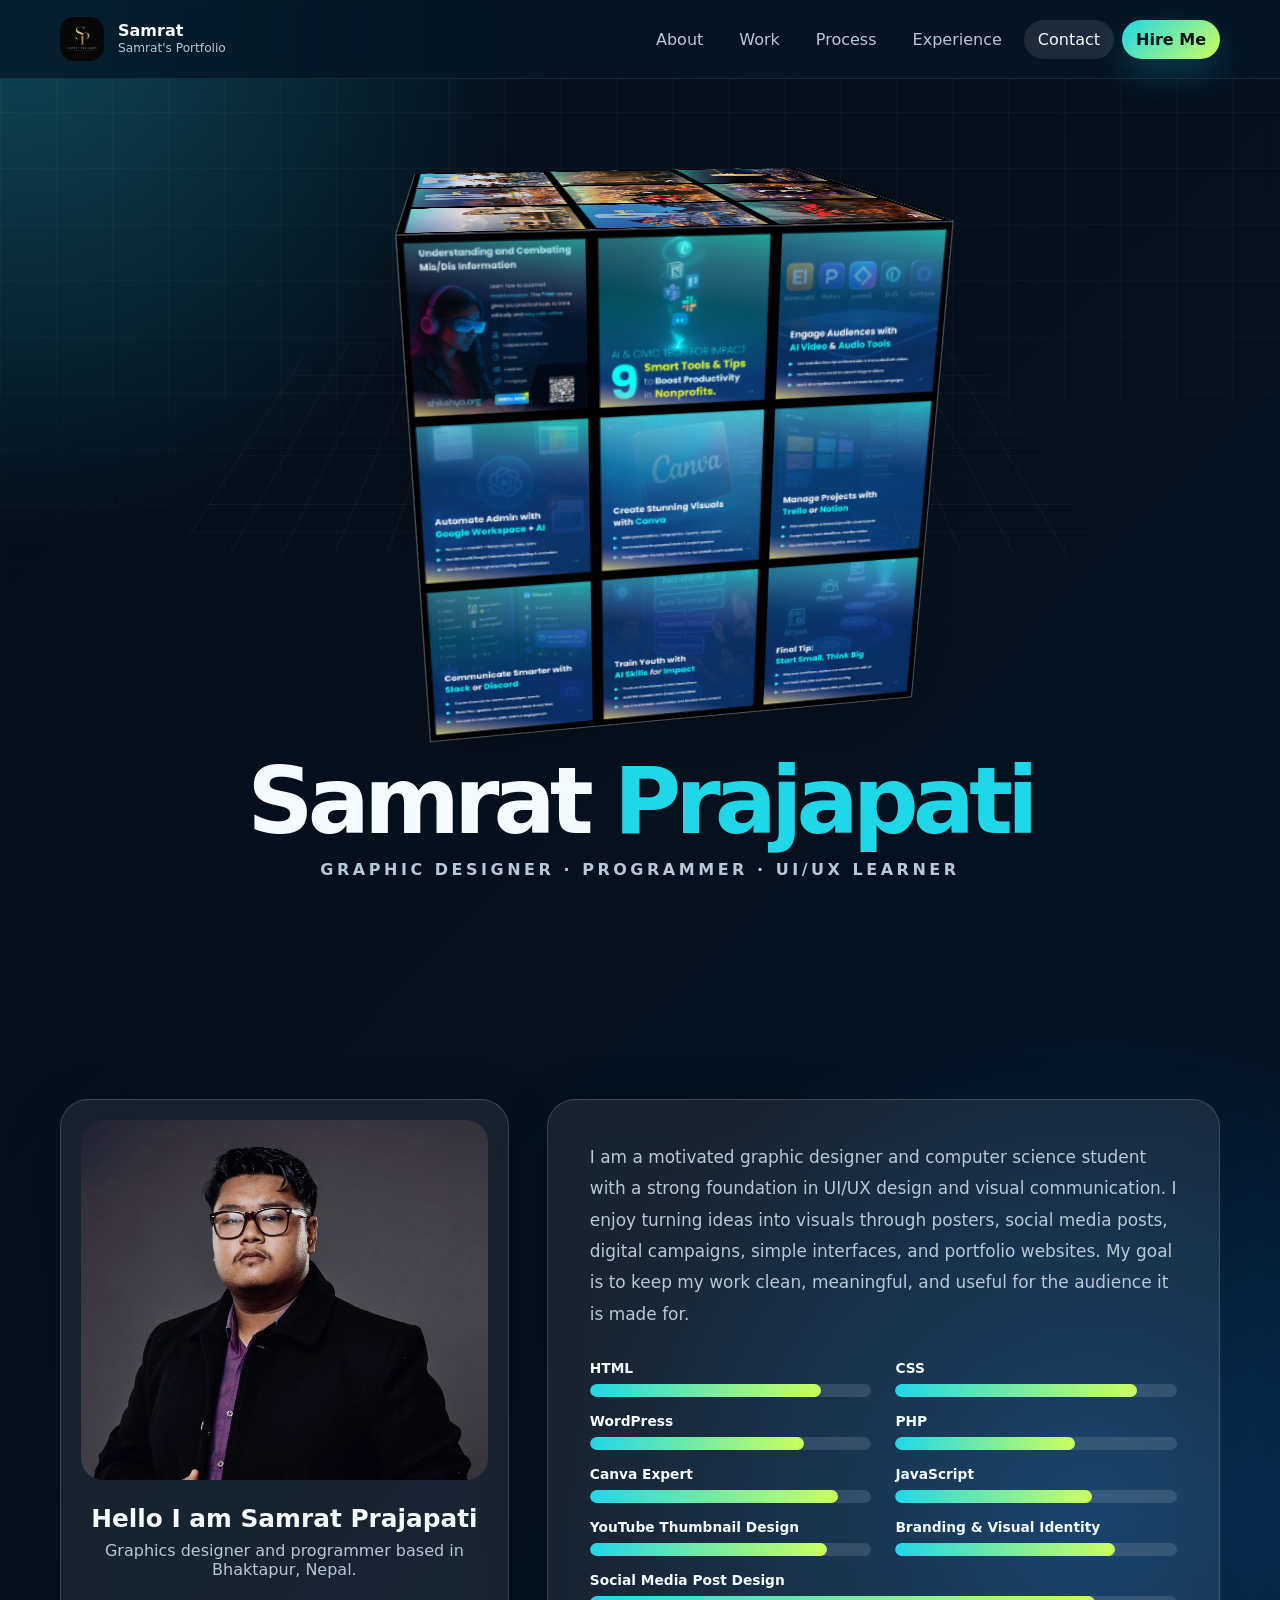
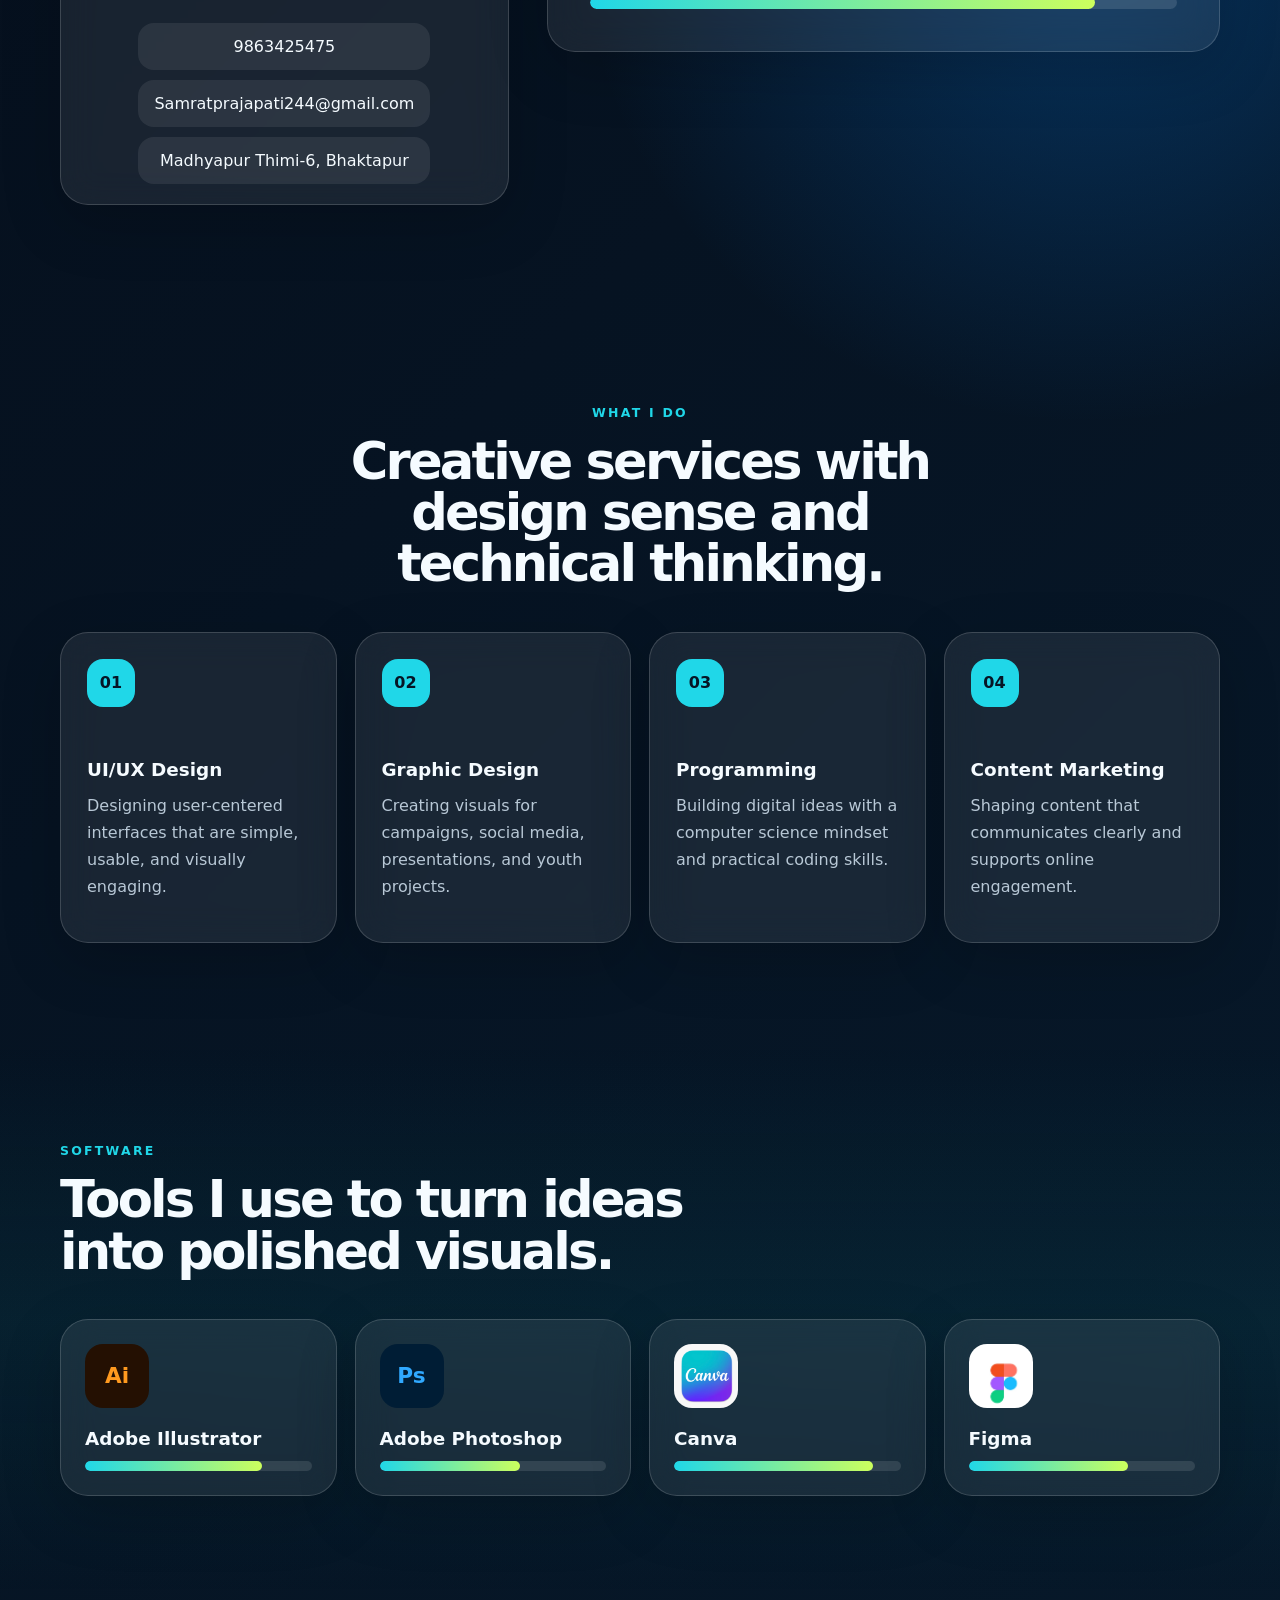
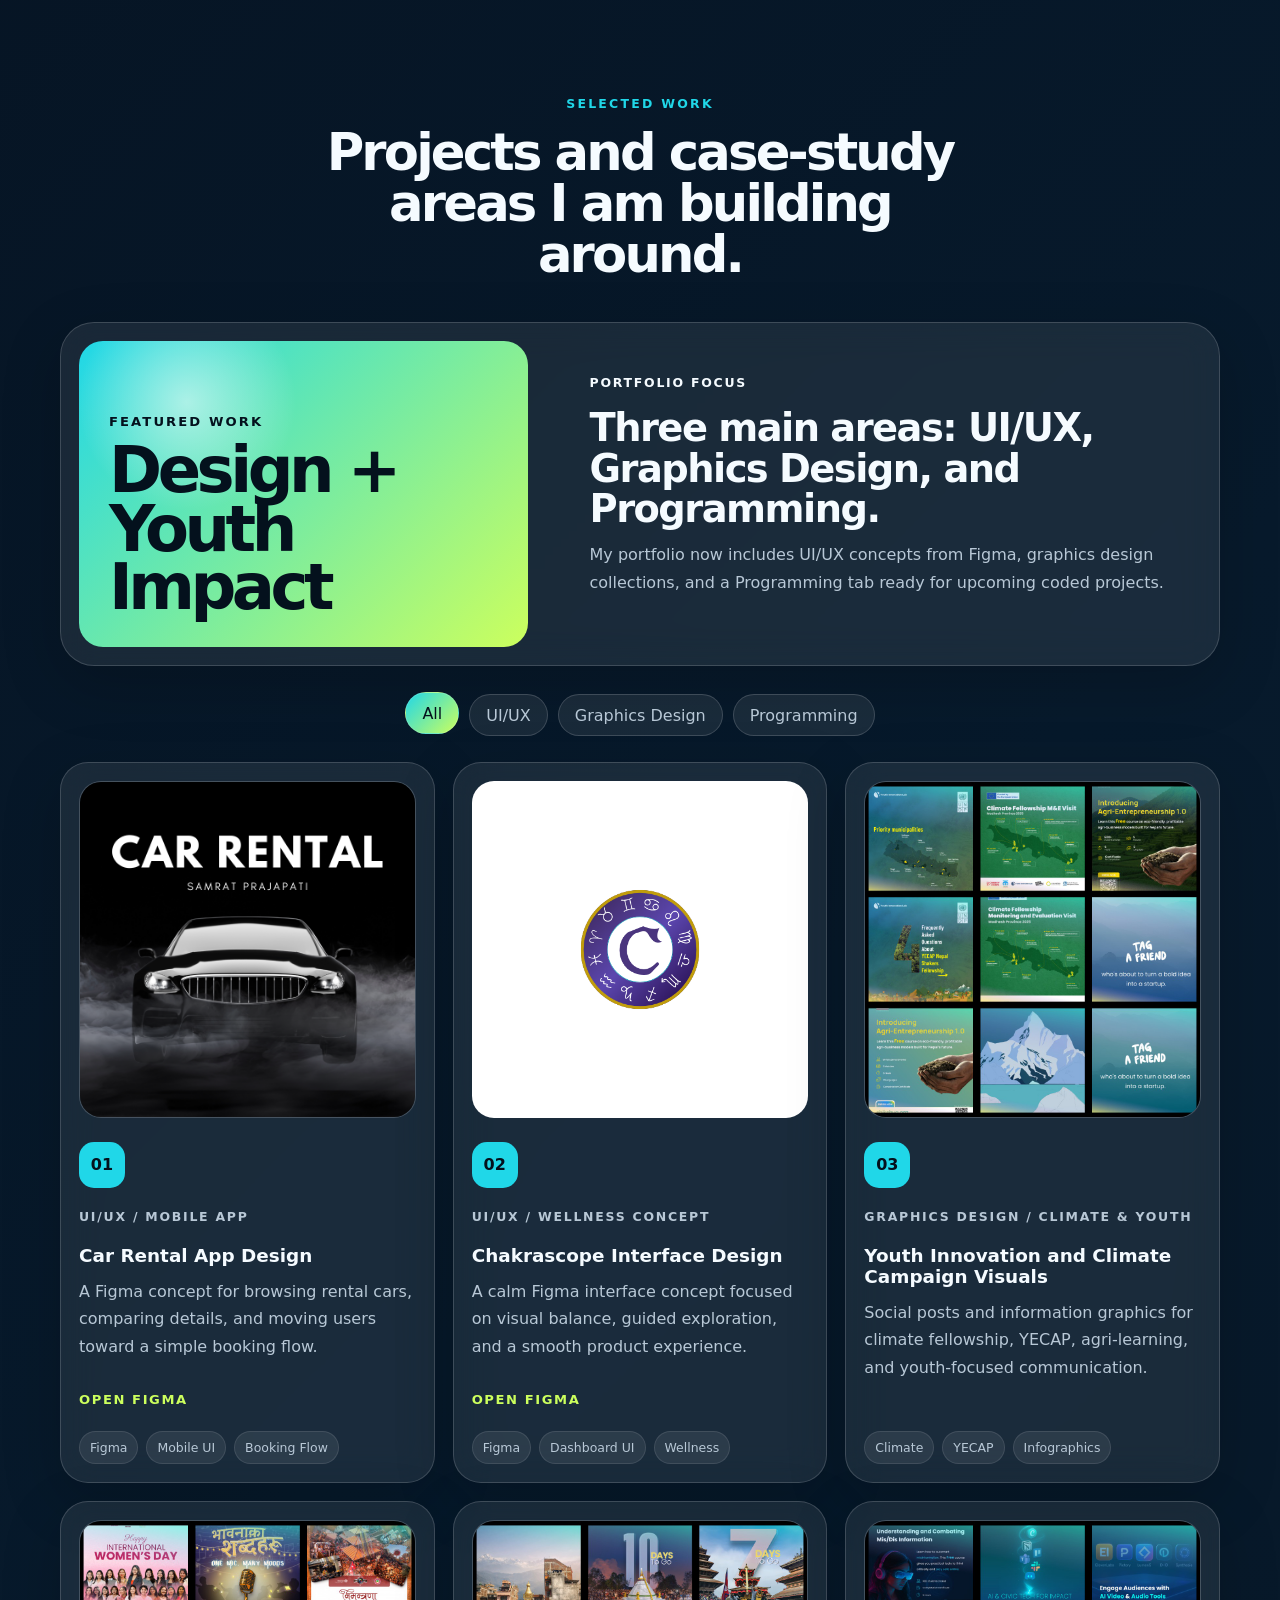
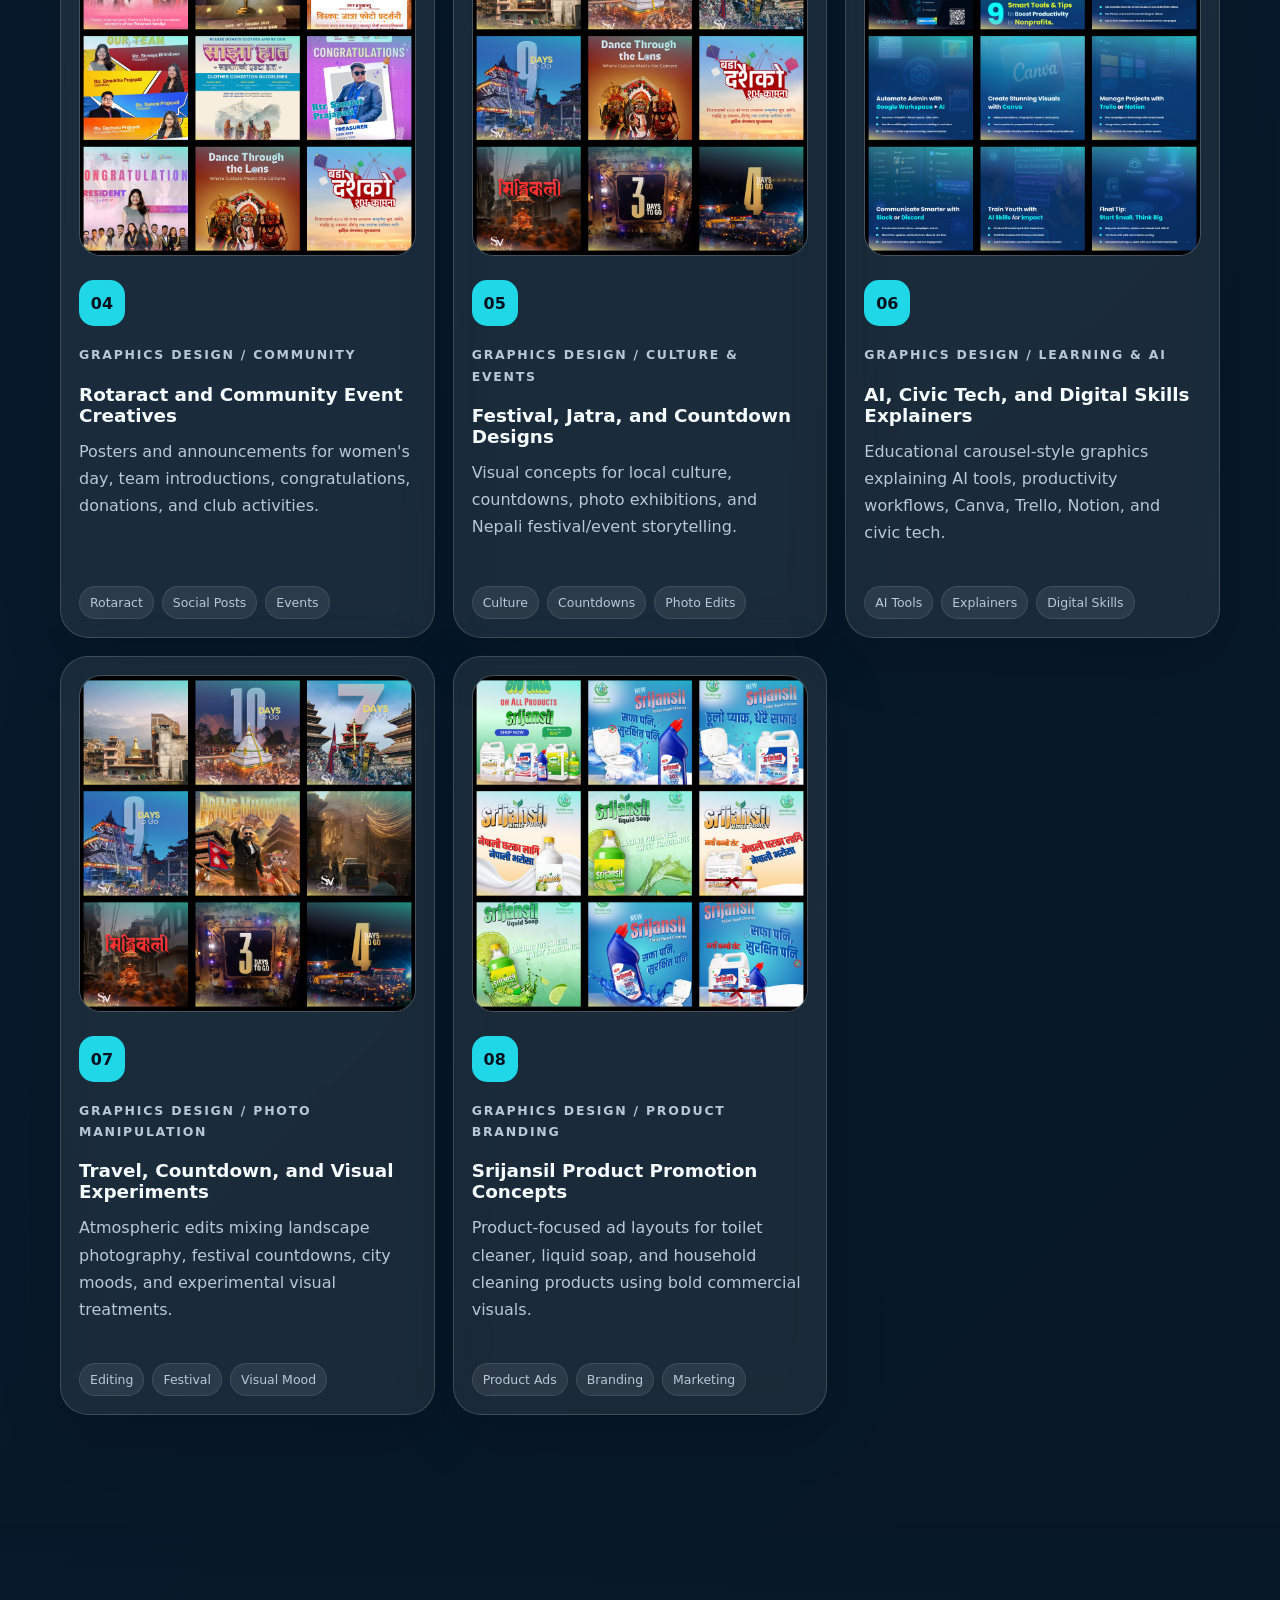
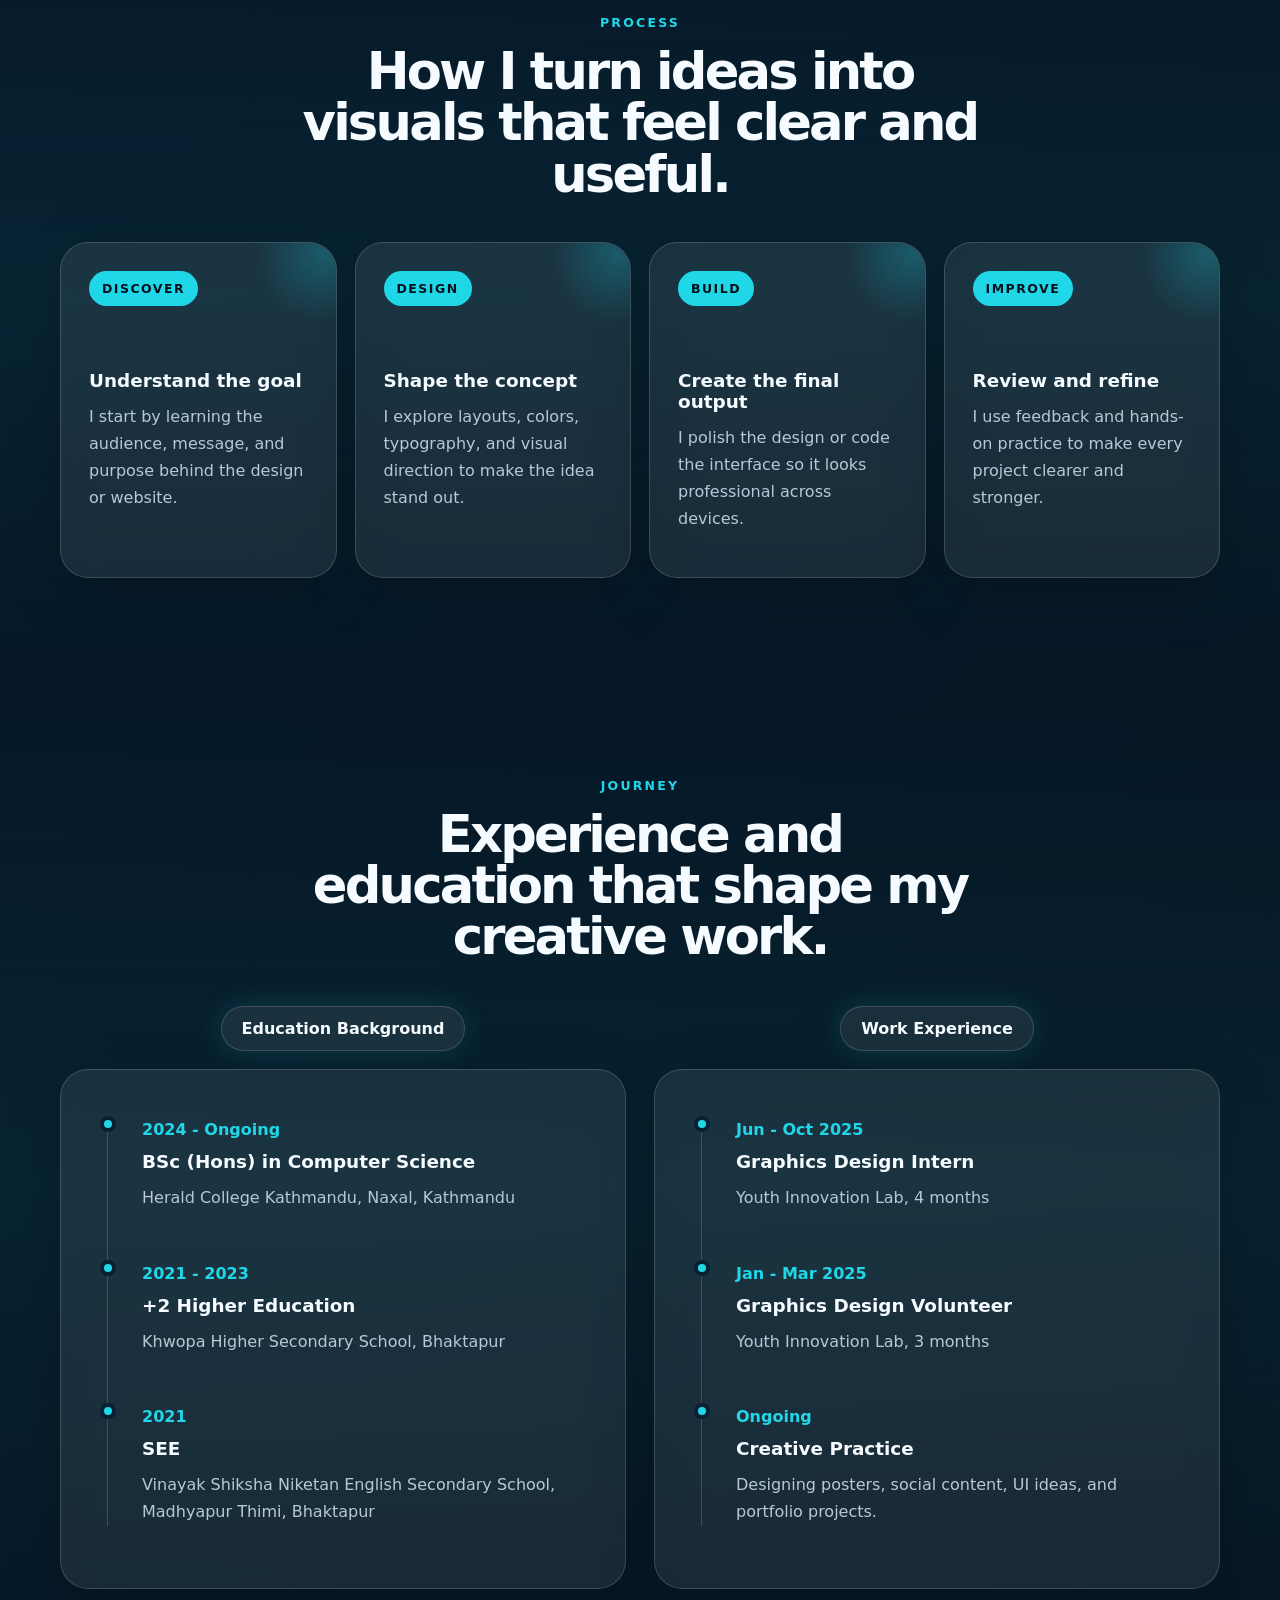
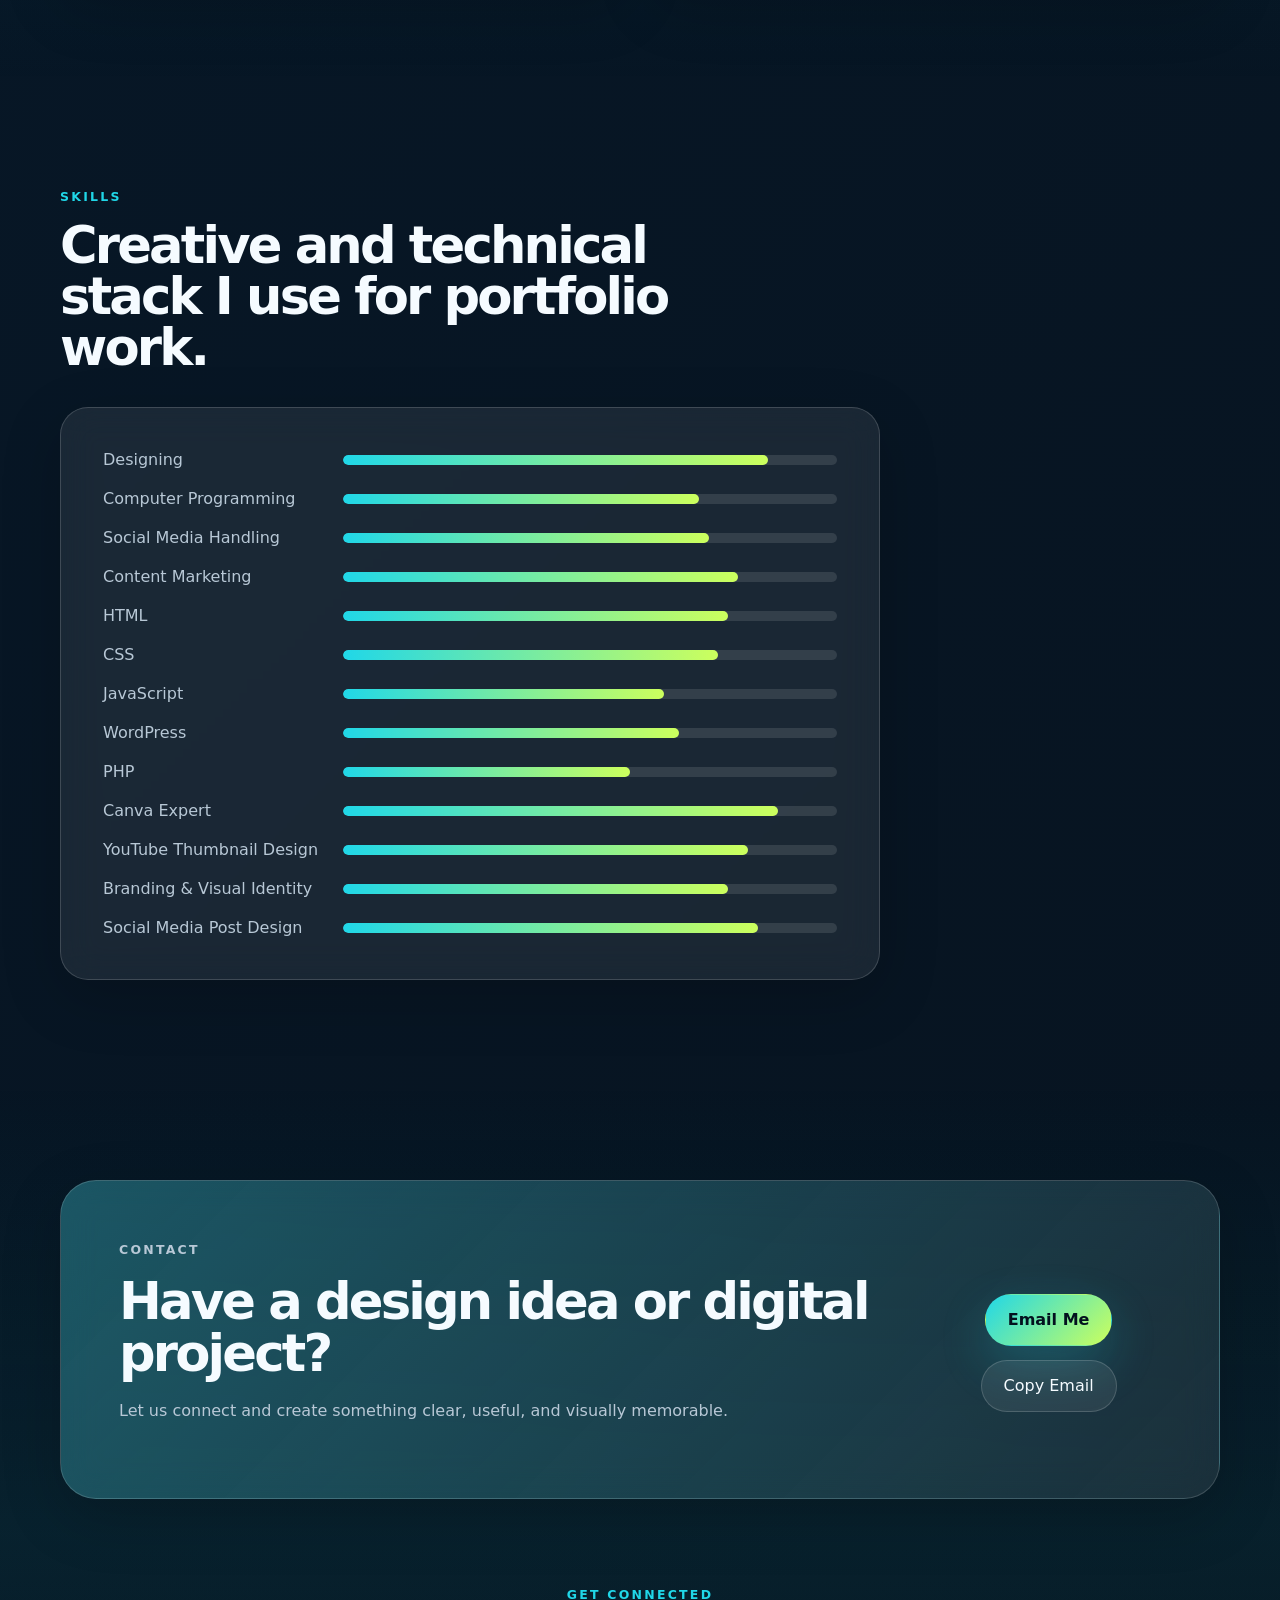
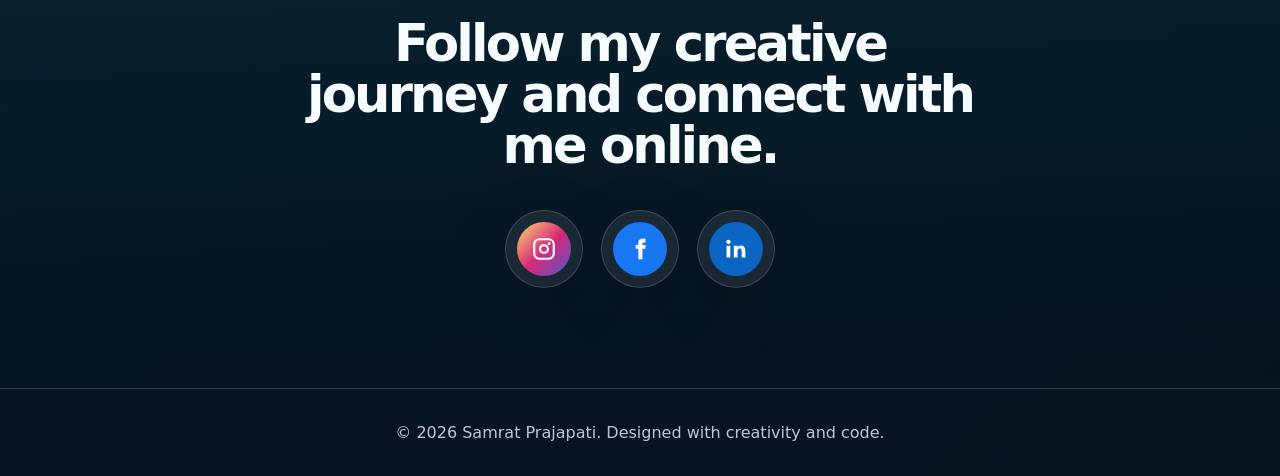
<file: index.html>
<!DOCTYPE html>
<html lang="en">
  <head>
    <meta charset="UTF-8" />
    <meta name="viewport" content="width=device-width, initial-scale=1.0" />
    <meta
      name="description"
      content="Portfolio website for Samrat Prajapati, a graphic designer and programmer focused on UI/UX design, visual communication, and creative digital experiences."
    />
    <title>Samrat Prajapati | Graphic Designer & Programmer</title>
    <link rel="icon" type="image/svg+xml" href="assets/favicon.svg" />
    <link rel="stylesheet" href="styles.css?v=20260624" />
  </head>
  <body>
    <header class="site-header" id="top">
      <nav class="nav shell" aria-label="Main navigation">
        <a class="brand" href="#top" aria-label="Samrat Prajapati home">
          <span class="brand-logo-wrap">
            <img
              class="brand-logo"
              src="assets/samrat-logo.jpg"
              alt=""
              width="1024"
              height="1024"
            />
          </span>
          <span class="brand-text">
            <strong>Samrat</strong>
            <small>Samrat's Portfolio</small>
          </span>
        </a>

        <button class="nav-toggle" type="button" aria-expanded="false" aria-controls="nav-links">
          <span class="sr-only">Toggle navigation</span>
          <span></span>
          <span></span>
          <span></span>
        </button>

        <div class="nav-links" id="nav-links">
          <a href="#about">About</a>
          <a href="#work">Work</a>
          <a href="#process">Process</a>
          <a href="#experience">Experience</a>
          <a href="#contact">Contact</a>
          <a
            class="nav-cta"
            href="https://mail.google.com/mail/?view=cm&fs=1&to=Samratprajapati244%40gmail.com&su=Portfolio%20Project%20Inquiry"
            target="_blank"
            rel="noopener noreferrer"
          >
            Hire Me
          </a>
        </div>
      </nav>
    </header>

    <main>
      <section class="hero shell section">
        <div class="hero-visual reveal" aria-label="Interactive 3D portfolio cube">
          <div class="cube-stage">
            <div class="portfolio-cube" id="portfolio-cube">
              <div class="cube-face cube-front">
                <img src="assets/cube-face-1.png" alt="Portfolio design work 1" />
              </div>
              <div class="cube-face cube-back">
                <img src="assets/cube-face-2.png" alt="Portfolio design work 2" />
              </div>
              <div class="cube-face cube-right">
                <img src="assets/cube-face-3.png" alt="Portfolio design work 3" />
              </div>
              <div class="cube-face cube-left">
                <img src="assets/cube-face-4.png" alt="Portfolio design work 4" />
              </div>
              <div class="cube-face cube-top">
                <img src="assets/cube-face-5.png" alt="Portfolio design work 5" />
              </div>
              <div class="cube-face cube-bottom">
                <img src="assets/cube-face-6.png" alt="Portfolio design work 6" />
              </div>
            </div>
          </div>
        </div>

        <div class="hero-copy reveal">
          <h1>Samrat <span>Prajapati</span></h1>
          <p class="hero-text">
            Graphic Designer · Programmer · UI/UX Learner
          </p>
        </div>
      </section>

      <section class="section about-section" id="about">
        <div class="shell intro-layout">
          <div class="intro-profile reveal">
            <img src="assets/samrat-profile.png" alt="Portrait of Samrat Prajapati" />
            <h3>Hello I am Samrat Prajapati</h3>
            <p>Graphics designer and programmer based in Bhaktapur, Nepal.</p>
            <div class="contact-strip" aria-label="Contact summary">
              <a href="tel:9863425475">9863425475</a>
              <a
                href="https://mail.google.com/mail/?view=cm&fs=1&to=Samratprajapati244%40gmail.com&su=Portfolio%20Project%20Inquiry"
                target="_blank"
                rel="noopener noreferrer"
              >
                Samratprajapati244@gmail.com
              </a>
              <span>Madhyapur Thimi-6, Bhaktapur</span>
            </div>
          </div>

          <div class="intro-details reveal">
            <p>
              I am a motivated graphic designer and computer science student with a strong
              foundation in UI/UX design and visual communication. I enjoy turning ideas into
              visuals through posters, social media posts, digital campaigns, simple interfaces,
              and portfolio websites. My goal is to keep my work clean, meaningful, and useful for
              the audience it is made for.
            </p>

            <div class="intro-skills" aria-label="Design and development skills">
              <div class="skill-pill"><span>HTML</span><i></i></div>
              <div class="skill-pill"><span>CSS</span><i></i></div>
              <div class="skill-pill"><span>WordPress</span><i></i></div>
              <div class="skill-pill"><span>PHP</span><i></i></div>
              <div class="skill-pill"><span>Canva Expert</span><i></i></div>
              <div class="skill-pill"><span>JavaScript</span><i></i></div>
              <div class="skill-pill"><span>YouTube Thumbnail Design</span><i></i></div>
              <div class="skill-pill"><span>Branding & Visual Identity</span><i></i></div>
              <div class="skill-pill wide"><span>Social Media Post Design</span><i></i></div>
            </div>
          </div>
        </div>
      </section>

      <section class="section shell services-section">
        <div class="section-heading centered reveal">
          <p class="eyebrow">What I Do</p>
          <h2>Creative services with design sense and technical thinking.</h2>
        </div>

        <div class="card-grid">
          <article class="service-card reveal">
            <span>01</span>
            <h3>UI/UX Design</h3>
            <p>Designing user-centered interfaces that are simple, usable, and visually engaging.</p>
          </article>
          <article class="service-card reveal">
            <span>02</span>
            <h3>Graphic Design</h3>
            <p>Creating visuals for campaigns, social media, presentations, and youth projects.</p>
          </article>
          <article class="service-card reveal">
            <span>03</span>
            <h3>Programming</h3>
            <p>Building digital ideas with a computer science mindset and practical coding skills.</p>
          </article>
          <article class="service-card reveal">
            <span>04</span>
            <h3>Content Marketing</h3>
            <p>Shaping content that communicates clearly and supports online engagement.</p>
          </article>
        </div>
      </section>

      <section class="section tools-section">
        <div class="shell">
          <div class="section-heading reveal">
            <p class="eyebrow">Software</p>
            <h2>Tools I use to turn ideas into polished visuals.</h2>
          </div>

          <div class="tool-grid">
            <article class="tool-card reveal">
              <div class="tool-icon illustrator">Ai</div>
              <div>
                <h3>Adobe Illustrator</h3>
                <div class="meter" aria-label="Adobe Illustrator skill level"><span style="--level: 78%"></span></div>
              </div>
            </article>
            <article class="tool-card reveal">
              <div class="tool-icon photoshop">Ps</div>
              <div>
                <h3>Adobe Photoshop</h3>
                <div class="meter" aria-label="Adobe Photoshop skill level"><span style="--level: 62%"></span></div>
              </div>
            </article>
            <article class="tool-card reveal">
              <div class="tool-icon logo-tool">
                <img src="assets/canva-logo.png" alt="Canva logo" />
              </div>
              <div>
                <h3>Canva</h3>
                <div class="meter" aria-label="Canva skill level"><span style="--level: 88%"></span></div>
              </div>
            </article>
            <article class="tool-card reveal">
              <div class="tool-icon logo-tool">
                <img src="assets/figma-logo.png" alt="Figma logo" />
              </div>
              <div>
                <h3>Figma</h3>
                <div class="meter" aria-label="Figma skill level"><span style="--level: 70%"></span></div>
              </div>
            </article>
          </div>
        </div>
      </section>

      <section class="section shell work-section" id="work">
        <div class="section-heading centered reveal">
          <p class="eyebrow">Selected Work</p>
          <h2>Projects and case-study areas I am building around.</h2>
        </div>

        <div class="work-showcase reveal">
          <div class="work-showcase-visual">
            <span>Featured Work</span>
            <strong>Design + Youth Impact</strong>
          </div>
          <div class="work-showcase-copy">
            <p class="project-type">Portfolio Focus</p>
            <h3>Three main areas: UI/UX, Graphics Design, and Programming.</h3>
            <p>
              My portfolio now includes UI/UX concepts from Figma, graphics design collections,
              and a Programming tab ready for upcoming coded projects.
            </p>
          </div>
        </div>

        <div class="project-filters reveal" aria-label="Project category filters">
          <button class="filter-chip active" type="button" data-filter="all" aria-pressed="true">All</button>
          <button class="filter-chip" type="button" data-filter="uiux" aria-pressed="false">UI/UX</button>
          <button class="filter-chip" type="button" data-filter="graphics" aria-pressed="false">Graphics Design</button>
          <button class="filter-chip" type="button" data-filter="programming" aria-pressed="false">Programming</button>
        </div>

        <div class="project-grid" id="project-grid" data-project-source="data/projects.json">
          <article class="project-card project-loading reveal">
            <p class="project-type">Loading</p>
            <h3>Loading portfolio projects...</h3>
            <p>Project cards are managed from the portfolio admin dashboard.</p>
          </article>
        </div>
        <div class="project-empty" aria-live="polite">
          <h3>Coming soon</h3>
          <p>This category is ready for future case studies. I will add work here as I build more projects.</p>
        </div>
      </section>

      <section class="section process-section" id="process">
        <div class="shell">
          <div class="section-heading centered reveal">
            <p class="eyebrow">Process</p>
            <h2>How I turn ideas into visuals that feel clear and useful.</h2>
          </div>

          <div class="process-grid">
            <article class="process-card reveal">
              <span>Discover</span>
              <h3>Understand the goal</h3>
              <p>I start by learning the audience, message, and purpose behind the design or website.</p>
            </article>
            <article class="process-card reveal">
              <span>Design</span>
              <h3>Shape the concept</h3>
              <p>I explore layouts, colors, typography, and visual direction to make the idea stand out.</p>
            </article>
            <article class="process-card reveal">
              <span>Build</span>
              <h3>Create the final output</h3>
              <p>I polish the design or code the interface so it looks professional across devices.</p>
            </article>
            <article class="process-card reveal">
              <span>Improve</span>
              <h3>Review and refine</h3>
              <p>I use feedback and hands-on practice to make every project clearer and stronger.</p>
            </article>
          </div>
        </div>
      </section>

      <section class="section experience-section" id="experience">
        <div class="shell">
          <div class="section-heading centered reveal">
            <p class="eyebrow">Journey</p>
            <h2>Experience and education that shape my creative work.</h2>
          </div>

          <div class="journey-grid">
            <div class="journey-column reveal">
              <span class="journey-label">Education Background</span>
              <div class="timeline">
                <article class="timeline-item">
                  <span class="timeline-dot"></span>
                  <p class="timeline-date">2024 - Ongoing</p>
                  <h3>BSc (Hons) in Computer Science</h3>
                  <p>Herald College Kathmandu, Naxal, Kathmandu</p>
                </article>
                <article class="timeline-item">
                  <span class="timeline-dot"></span>
                  <p class="timeline-date">2021 - 2023</p>
                  <h3>+2 Higher Education</h3>
                  <p>Khwopa Higher Secondary School, Bhaktapur</p>
                </article>
                <article class="timeline-item">
                  <span class="timeline-dot"></span>
                  <p class="timeline-date">2021</p>
                  <h3>SEE</h3>
                  <p>Vinayak Shiksha Niketan English Secondary School, Madhyapur Thimi, Bhaktapur</p>
                </article>
              </div>
            </div>

            <div class="journey-column reveal">
              <span class="journey-label">Work Experience</span>
              <div class="timeline">
                <article class="timeline-item">
                  <span class="timeline-dot"></span>
                  <p class="timeline-date">Jun - Oct 2025</p>
                  <h3>Graphics Design Intern</h3>
                  <p>Youth Innovation Lab, 4 months</p>
                </article>
                <article class="timeline-item">
                  <span class="timeline-dot"></span>
                  <p class="timeline-date">Jan - Mar 2025</p>
                  <h3>Graphics Design Volunteer</h3>
                  <p>Youth Innovation Lab, 3 months</p>
                </article>
                <article class="timeline-item">
                  <span class="timeline-dot"></span>
                  <p class="timeline-date">Ongoing</p>
                  <h3>Creative Practice</h3>
                  <p>Designing posters, social content, UI ideas, and portfolio projects.</p>
                </article>
              </div>
            </div>
          </div>
        </div>
      </section>

      <section class="section shell skills-section">
        <div class="section-heading reveal">
          <p class="eyebrow">Skills</p>
          <h2>Creative and technical stack I use for portfolio work.</h2>
        </div>

        <div class="skills-grid reveal">
          <div class="skill-row">
            <span>Designing</span>
            <div class="skill-bar"><span style="--level: 86%"></span></div>
          </div>
          <div class="skill-row">
            <span>Computer Programming</span>
            <div class="skill-bar"><span style="--level: 72%"></span></div>
          </div>
          <div class="skill-row">
            <span>Social Media Handling</span>
            <div class="skill-bar"><span style="--level: 74%"></span></div>
          </div>
          <div class="skill-row">
            <span>Content Marketing</span>
            <div class="skill-bar"><span style="--level: 80%"></span></div>
          </div>
          <div class="skill-row">
            <span>HTML</span>
            <div class="skill-bar"><span style="--level: 78%"></span></div>
          </div>
          <div class="skill-row">
            <span>CSS</span>
            <div class="skill-bar"><span style="--level: 76%"></span></div>
          </div>
          <div class="skill-row">
            <span>JavaScript</span>
            <div class="skill-bar"><span style="--level: 65%"></span></div>
          </div>
          <div class="skill-row">
            <span>WordPress</span>
            <div class="skill-bar"><span style="--level: 68%"></span></div>
          </div>
          <div class="skill-row">
            <span>PHP</span>
            <div class="skill-bar"><span style="--level: 58%"></span></div>
          </div>
          <div class="skill-row">
            <span>Canva Expert</span>
            <div class="skill-bar"><span style="--level: 88%"></span></div>
          </div>
          <div class="skill-row">
            <span>YouTube Thumbnail Design</span>
            <div class="skill-bar"><span style="--level: 82%"></span></div>
          </div>
          <div class="skill-row">
            <span>Branding & Visual Identity</span>
            <div class="skill-bar"><span style="--level: 78%"></span></div>
          </div>
          <div class="skill-row">
            <span>Social Media Post Design</span>
            <div class="skill-bar"><span style="--level: 84%"></span></div>
          </div>
        </div>
      </section>

      <section class="section contact-section" id="contact">
        <div class="shell">
          <div class="contact-card reveal">
            <div>
              <p class="eyebrow">Contact</p>
              <h2>Have a design idea or digital project?</h2>
              <p>Let us connect and create something clear, useful, and visually memorable.</p>
            </div>
            <div class="contact-actions">
              <a
                class="button primary"
                href="https://mail.google.com/mail/?view=cm&fs=1&to=Samratprajapati244%40gmail.com&su=Portfolio%20Project%20Inquiry"
                target="_blank"
                rel="noopener noreferrer"
              >
                Email Me
              </a>
              <button class="button secondary copy-email" type="button" data-email="Samratprajapati244@gmail.com">
                Copy Email
              </button>
            </div>
          </div>

          <div class="contact-connect">
            <div class="section-heading centered reveal">
              <p class="eyebrow">Get Connected</p>
              <h2>Follow my creative journey and connect with me online.</h2>
            </div>

            <div class="connect-socials reveal" aria-label="Social profile links">
              <a
                class="social-icon instagram"
                href="https://www.instagram.com/samrat.pjpt/"
                target="_blank"
                rel="noopener noreferrer"
                aria-label="Visit Samrat Prajapati on Instagram"
              >
                <svg viewBox="0 0 24 24" aria-hidden="true">
                  <path
                    d="M7.8 2h8.4A5.8 5.8 0 0 1 22 7.8v8.4a5.8 5.8 0 0 1-5.8 5.8H7.8A5.8 5.8 0 0 1 2 16.2V7.8A5.8 5.8 0 0 1 7.8 2Zm0 2A3.8 3.8 0 0 0 4 7.8v8.4A3.8 3.8 0 0 0 7.8 20h8.4a3.8 3.8 0 0 0 3.8-3.8V7.8A3.8 3.8 0 0 0 16.2 4H7.8Zm8.95 1.7a1.35 1.35 0 1 1 0 2.7 1.35 1.35 0 0 1 0-2.7ZM12 7.35A4.65 4.65 0 1 1 12 16.65 4.65 4.65 0 0 1 12 7.35Zm0 2A2.65 2.65 0 1 0 12 14.65 2.65 2.65 0 0 0 12 9.35Z"
                  />
                </svg>
                <span class="sr-only">Instagram</span>
              </a>
              <a
                class="social-icon facebook"
                href="https://www.facebook.com/samrat.prajapati.159794"
                target="_blank"
                rel="noopener noreferrer"
                aria-label="Visit Samrat Prajapati on Facebook"
              >
                <svg viewBox="0 0 24 24" aria-hidden="true">
                  <path
                    d="M14.2 8.4V6.9c0-.72.48-.9.82-.9H17V2.65L14.25 2.5c-3.06 0-3.75 2.28-3.75 3.74V8.4H8v3.35h2.5V21.5h3.7v-9.75h2.75l.36-3.35H14.2Z"
                  />
                </svg>
                <span class="sr-only">Facebook</span>
              </a>
              <a
                class="social-icon linkedin"
                href="https://www.linkedin.com/in/samrat-prajapati-1a2781284/"
                target="_blank"
                rel="noopener noreferrer"
                aria-label="Visit Samrat Prajapati on LinkedIn"
              >
                <svg viewBox="0 0 24 24" aria-hidden="true">
                  <path
                    d="M6.75 8.9H3.3v11.05h3.45V8.9ZM5.03 3.4a2 2 0 1 0 0 4 2 2 0 0 0 0-4Zm15.62 10.22c0-3.34-1.78-4.9-4.16-4.9a3.58 3.58 0 0 0-3.22 1.77V8.9H9.97v11.05h3.44v-5.47c0-1.44.27-2.84 2.06-2.84 1.77 0 1.79 1.66 1.79 2.94v5.37h3.39v-6.33Z"
                  />
                </svg>
                <span class="sr-only">LinkedIn</span>
              </a>
            </div>
          </div>
        </div>
      </section>
    </main>

    <footer class="site-footer">
      <div class="shell footer-content">
        <p>&copy; <span id="year"></span> Samrat Prajapati. Designed with creativity and code.</p>
      </div>
    </footer>

    <script src="script.js?v=projects-20260610"></script>
  </body>
</html>
</file>
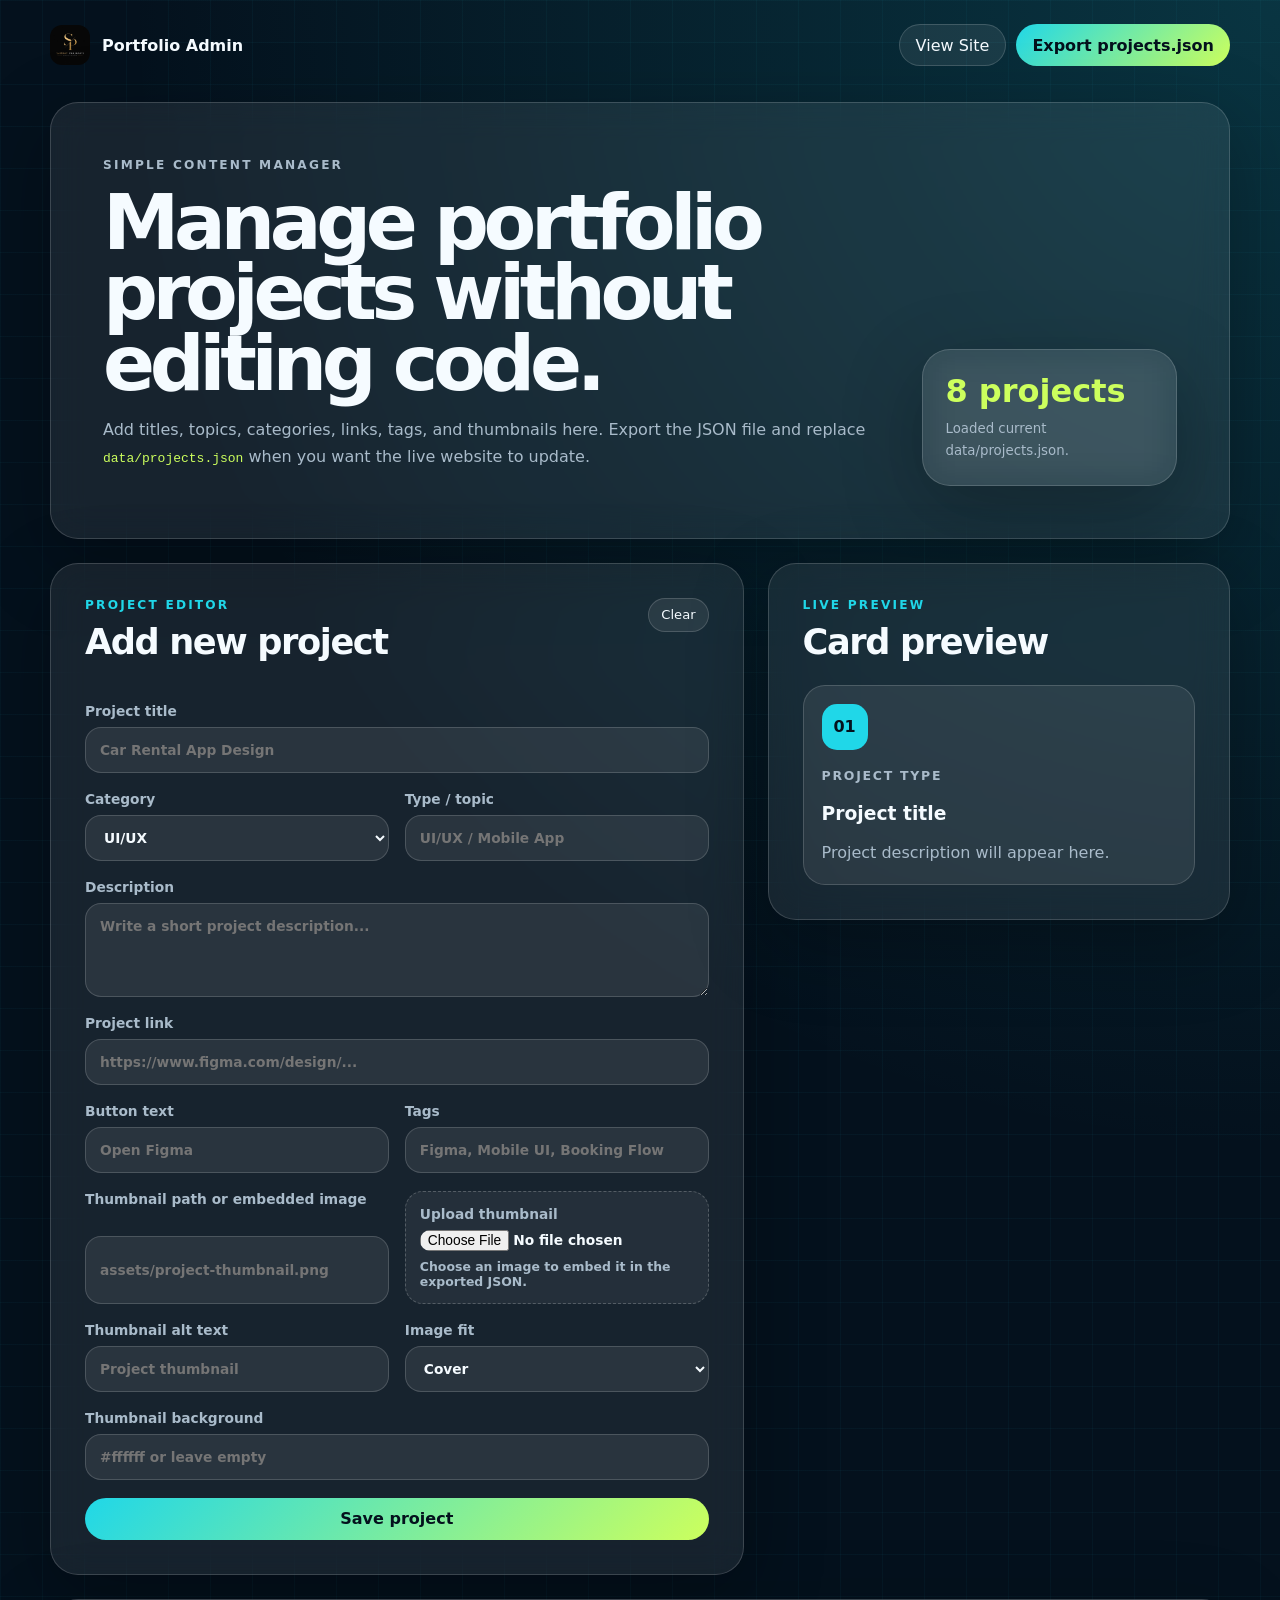
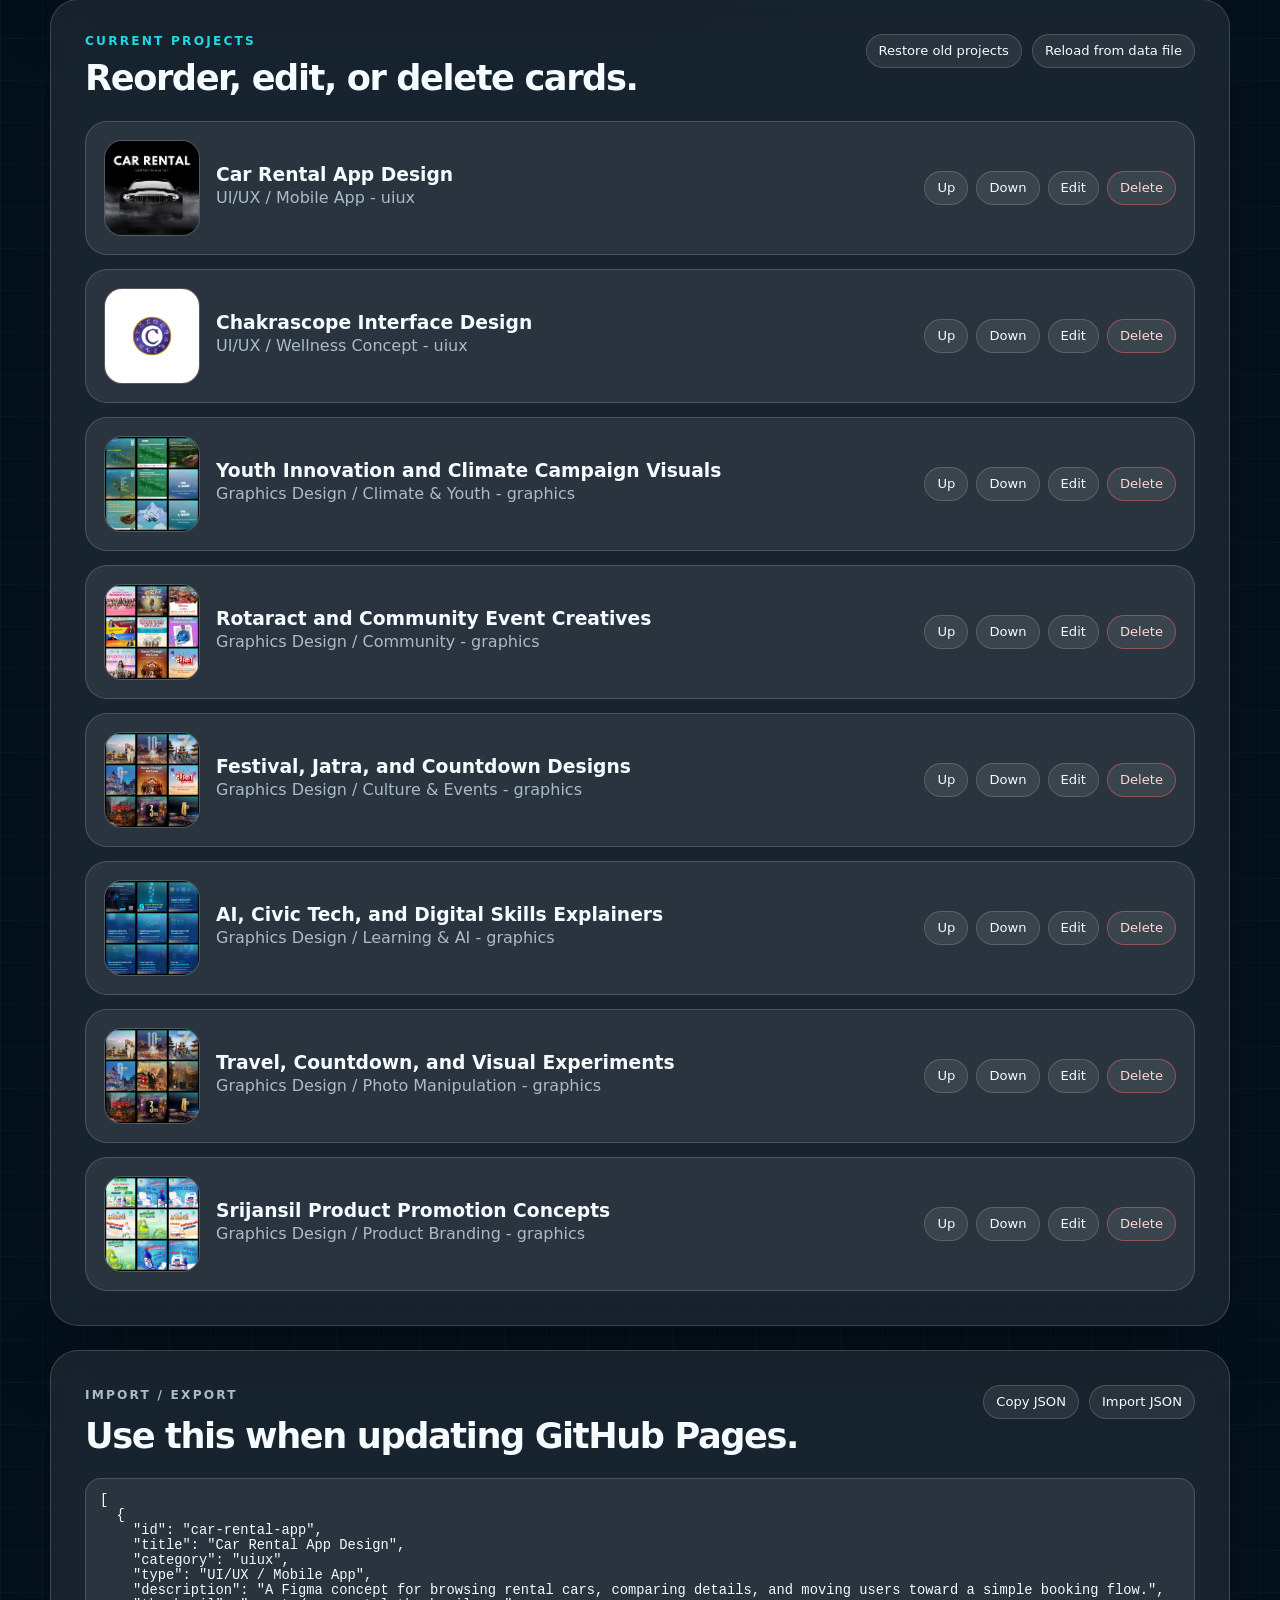
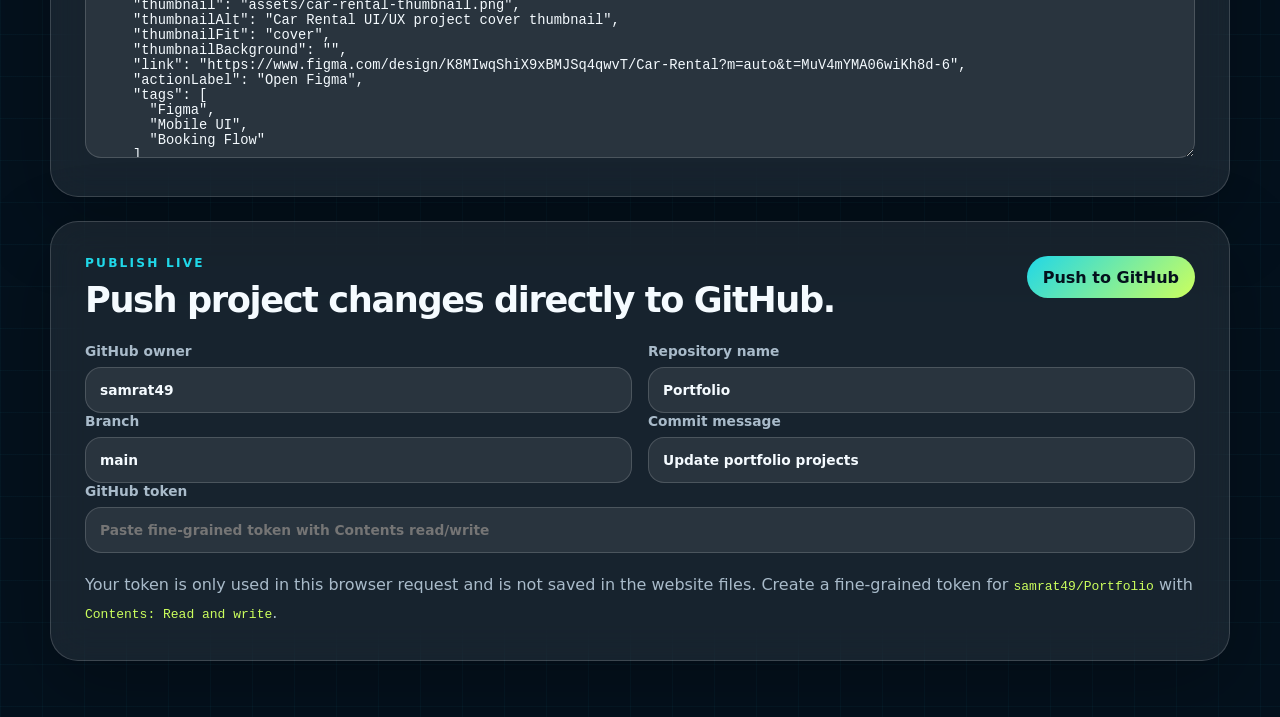
<file: admin.html>
<!DOCTYPE html>
<html lang="en">
  <head>
    <meta charset="UTF-8" />
    <meta name="viewport" content="width=device-width, initial-scale=1.0" />
    <title>Portfolio Admin | Samrat Prajapati</title>
    <link rel="icon" type="image/svg+xml" href="assets/favicon.svg" />
    <link rel="stylesheet" href="admin.css" />
  </head>
  <body>
    <header class="admin-header">
      <a class="brand" href="index.html" aria-label="Back to portfolio">
        <span class="brand-logo-wrap">
          <img
            class="brand-logo"
            src="assets/samrat-logo.jpg"
            alt=""
            width="1024"
            height="1024"
          />
        </span>
        <strong>Portfolio Admin</strong>
      </a>
      <div class="header-actions">
        <a class="ghost-button" href="index.html">View Site</a>
        <button class="primary-button" type="button" id="export-json">Export projects.json</button>
      </div>
    </header>

    <main class="admin-shell">
      <section class="hero-panel">
        <div>
          <p class="eyebrow">Simple Content Manager</p>
          <h1>Manage portfolio projects without editing code.</h1>
          <p>
            Add titles, topics, categories, links, tags, and thumbnails here. Export the JSON file
            and replace <code>data/projects.json</code> when you want the live website to update.
          </p>
        </div>
        <div class="status-card">
          <span id="project-count">0 projects</span>
          <small id="save-status">Loading current portfolio data...</small>
        </div>
      </section>

      <section class="admin-grid">
        <form class="editor-panel" id="project-form" novalidate>
          <div class="panel-heading">
            <div>
              <p class="eyebrow">Project Editor</p>
              <h2 id="form-title">Add new project</h2>
            </div>
            <button class="ghost-button small" type="button" id="reset-form">Clear</button>
          </div>

          <input type="hidden" id="project-id" />

          <label>
            Project title
            <input id="project-title" type="text" placeholder="Car Rental App Design" required />
          </label>

          <div class="field-grid">
            <label>
              Category
              <select id="project-category">
                <option value="uiux">UI/UX</option>
                <option value="graphics">Graphics Design</option>
                <option value="programming">Programming</option>
              </select>
            </label>

            <label>
              Type / topic
              <input id="project-type" type="text" placeholder="UI/UX / Mobile App" required />
            </label>
          </div>

          <label>
            Description
            <textarea
              id="project-description"
              rows="4"
              placeholder="Write a short project description..."
              required
            ></textarea>
          </label>

          <label>
            Project link
            <input id="project-link" type="text" placeholder="https://www.figma.com/design/..." />
          </label>

          <div class="field-grid">
            <label>
              Button text
              <input id="project-action" type="text" placeholder="Open Figma" />
            </label>

            <label>
              Tags
              <input id="project-tags" type="text" placeholder="Figma, Mobile UI, Booking Flow" />
            </label>
          </div>

          <div class="media-fields">
            <label>
              Thumbnail path or embedded image
              <input id="project-thumbnail" type="text" placeholder="assets/project-thumbnail.png" />
            </label>

            <label class="upload-box">
              Upload thumbnail
              <input id="project-image-file" type="file" accept="image/*" />
              <span>Choose an image to embed it in the exported JSON.</span>
            </label>
          </div>

          <div class="field-grid">
            <label>
              Thumbnail alt text
              <input id="project-thumbnail-alt" type="text" placeholder="Project thumbnail" />
            </label>

            <label>
              Image fit
              <select id="project-thumbnail-fit">
                <option value="cover">Cover</option>
                <option value="contain">Contain</option>
              </select>
            </label>
          </div>

          <label>
            Thumbnail background
            <input id="project-thumbnail-background" type="text" placeholder="#ffffff or leave empty" />
          </label>

          <button class="primary-button full" type="submit">Save project</button>
        </form>

        <aside class="preview-panel">
          <div class="panel-heading">
            <div>
              <p class="eyebrow">Live Preview</p>
              <h2>Card preview</h2>
            </div>
          </div>
          <div class="project-preview" id="project-preview"></div>
        </aside>
      </section>

      <section class="projects-panel">
        <div class="panel-heading">
          <div>
            <p class="eyebrow">Current Projects</p>
            <h2>Reorder, edit, or delete cards.</h2>
          </div>
          <div class="header-actions">
            <button class="ghost-button small" type="button" id="restore-projects">Restore old projects</button>
            <button class="ghost-button small" type="button" id="load-defaults">Reload from data file</button>
          </div>
        </div>
        <div class="project-list" id="project-list"></div>
      </section>

      <section class="json-panel">
        <div class="panel-heading">
          <div>
            <p class="eyebrow">Import / Export</p>
            <h2>Use this when updating GitHub Pages.</h2>
          </div>
          <div class="header-actions">
            <button class="ghost-button small" type="button" id="copy-json">Copy JSON</button>
            <button class="ghost-button small" type="button" id="import-json">Import JSON</button>
          </div>
        </div>
        <textarea id="json-output" rows="12" spellcheck="false"></textarea>
      </section>

      <section class="github-panel">
        <div class="panel-heading">
          <div>
            <p class="eyebrow">Publish Live</p>
            <h2>Push project changes directly to GitHub.</h2>
          </div>
          <button class="primary-button" type="button" id="push-github">Push to GitHub</button>
        </div>

        <div class="field-grid">
          <label>
            GitHub owner
            <input id="github-owner" type="text" value="samrat49" autocomplete="off" />
          </label>

          <label>
            Repository name
            <input id="github-repo" type="text" value="Portfolio" autocomplete="off" />
          </label>
        </div>

        <div class="field-grid">
          <label>
            Branch
            <input id="github-branch" type="text" value="main" autocomplete="off" />
          </label>

          <label>
            Commit message
            <input id="github-message" type="text" value="Update portfolio projects" />
          </label>
        </div>

        <label>
          GitHub token
          <input
            id="github-token"
            type="password"
            placeholder="Paste fine-grained token with Contents read/write"
            autocomplete="off"
          />
        </label>

        <p class="help-text">
          Your token is only used in this browser request and is not saved in the website files.
          Create a fine-grained token for <code>samrat49/Portfolio</code> with
          <code>Contents: Read and write</code>.
        </p>
      </section>
    </main>

    <script src="admin.js"></script>
  </body>
</html>
</file>
<file: styles.css>
:root {
  --bg: #061525;
  --bg-soft: #0c2136;
  --panel: rgba(255, 255, 255, 0.08);
  --panel-strong: rgba(255, 255, 255, 0.14);
  --text: #f5fbff;
  --muted: #b8c8d6;
  --cyan: #20d7e8;
  --blue: #0774d9;
  --teal: #12b8b8;
  --lime: #ccff5d;
  --line: rgba(255, 255, 255, 0.16);
  --shadow: 0 24px 80px rgba(0, 0, 0, 0.35);
  --radius: 28px;
  --max-width: 1160px;
}

* {
  box-sizing: border-box;
}

html {
  scroll-behavior: smooth;
}

body {
  margin: 0;
  min-height: 100vh;
  color: var(--text);
  font-family: Inter, ui-sans-serif, system-ui, -apple-system, BlinkMacSystemFont, "Segoe UI", sans-serif;
  background:
    radial-gradient(circle at top left, rgba(32, 215, 232, 0.3), transparent 34rem),
    radial-gradient(circle at 85% 15%, rgba(7, 116, 217, 0.35), transparent 32rem),
    linear-gradient(135deg, #050c18 0%, #071a2c 44%, #07131f 100%);
}

body::before {
  position: fixed;
  inset: 0;
  z-index: -1;
  pointer-events: none;
  content: "";
  background-image:
    linear-gradient(rgba(255, 255, 255, 0.035) 1px, transparent 1px),
    linear-gradient(90deg, rgba(255, 255, 255, 0.035) 1px, transparent 1px);
  background-size: 56px 56px;
  mask-image: linear-gradient(to bottom, rgba(0, 0, 0, 0.9), transparent);
}

a {
  color: inherit;
  text-decoration: none;
}

button,
input,
textarea {
  font: inherit;
}

.shell {
  width: min(100% - 40px, var(--max-width));
  margin-inline: auto;
}

.section {
  padding: 100px 0;
}

.site-header {
  position: sticky;
  top: 0;
  z-index: 20;
  border-bottom: 1px solid rgba(255, 255, 255, 0.08);
  background: rgba(6, 21, 37, 0.78);
  backdrop-filter: blur(22px);
}

.nav {
  display: flex;
  align-items: center;
  justify-content: space-between;
  min-height: 78px;
}

.brand {
  display: inline-flex;
  align-items: center;
  gap: 14px;
}

.brand-logo-wrap {
  flex-shrink: 0;
  width: 44px;
  height: 44px;
  overflow: hidden;
  border-radius: 14px;
}

.brand-logo {
  display: block;
  width: 44px;
  height: 44px;
  object-fit: cover;
  object-position: top center;
}

.brand-text {
  display: flex;
  flex-direction: column;
  gap: 2px;
  line-height: 1.15;
}

.brand strong,
.brand small {
  display: block;
}

.brand strong {
  font-size: 1rem;
}

.brand small {
  color: var(--muted);
  font-size: 0.76rem;
}

.nav-links {
  display: flex;
  align-items: center;
  gap: 8px;
}

.nav-links a {
  padding: 10px 14px;
  color: var(--muted);
  border-radius: 999px;
  transition: color 180ms ease, background 180ms ease;
}

.nav-links a:hover,
.nav-links a.active {
  color: var(--text);
  background: rgba(255, 255, 255, 0.1);
}

.nav-links .nav-cta {
  color: #03111e;
  font-weight: 900;
  background: linear-gradient(135deg, var(--cyan), var(--lime));
  box-shadow: 0 14px 34px rgba(32, 215, 232, 0.22);
}

.nav-links .nav-cta:hover {
  color: #03111e;
  background: linear-gradient(135deg, var(--cyan), var(--lime));
}

.nav-toggle {
  display: none;
  width: 44px;
  height: 44px;
  padding: 0;
  background: var(--panel);
  border: 1px solid var(--line);
  border-radius: 14px;
}

.nav-toggle span:not(.sr-only) {
  display: block;
  width: 18px;
  height: 2px;
  margin: 4px auto;
  background: var(--text);
  border-radius: 2px;
}

.sr-only {
  position: absolute;
  width: 1px;
  height: 1px;
  padding: 0;
  overflow: hidden;
  clip: rect(0, 0, 0, 0);
  white-space: nowrap;
  border: 0;
}

.hero {
  display: grid;
  gap: 42px;
  align-items: center;
  justify-items: center;
  min-height: calc(100vh - 78px);
  padding-top: 62px;
  text-align: center;
}

.hero-copy {
  margin-top: clamp(20px, 4vh, 54px);
}

.eyebrow {
  margin: 0 0 16px;
  color: var(--cyan);
  font-size: 0.78rem;
  font-weight: 800;
  letter-spacing: 0.18em;
  text-transform: uppercase;
}

h1,
h2,
h3,
p {
  margin-top: 0;
}

h1 {
  max-width: 1000px;
  margin: 0 auto 12px;
  font-size: clamp(3rem, 7.2vw, 6.4rem);
  line-height: 0.92;
  letter-spacing: -0.065em;
  white-space: nowrap;
}

h1 span {
  color: var(--cyan);
}

h2 {
  margin-bottom: 18px;
  font-size: clamp(2rem, 4vw, 4.25rem);
  line-height: 1;
  letter-spacing: -0.055em;
}

h3 {
  margin-bottom: 12px;
  font-size: 1.15rem;
}

.hero-text {
  max-width: 640px;
  margin-inline: auto;
  color: var(--muted);
  font-size: clamp(0.85rem, 1.3vw, 1rem);
  font-weight: 800;
  letter-spacing: 0.22em;
  line-height: 1.7;
  text-transform: uppercase;
}

.hero-actions,
.contact-actions {
  display: flex;
  flex-wrap: wrap;
  justify-content: center;
  gap: 14px;
  margin-top: 26px;
}

.hero-badges {
  display: flex;
  flex-wrap: wrap;
  gap: 10px;
  margin-top: 24px;
}

.hero-badges span {
  padding: 9px 13px;
  color: var(--muted);
  font-size: 0.88rem;
  background: rgba(255, 255, 255, 0.08);
  border: 1px solid rgba(255, 255, 255, 0.1);
  border-radius: 999px;
}

.button {
  display: inline-flex;
  align-items: center;
  justify-content: center;
  min-height: 52px;
  padding: 0 22px;
  border: 1px solid transparent;
  border-radius: 999px;
  cursor: pointer;
  transition: transform 180ms ease, border-color 180ms ease, background 180ms ease;
}

.button:hover {
  transform: translateY(-2px);
}

.button.primary {
  color: #03111e;
  font-weight: 800;
  background: linear-gradient(135deg, var(--cyan), var(--lime));
  box-shadow: 0 18px 48px rgba(32, 215, 232, 0.22);
}

.button.secondary {
  color: var(--text);
  background: rgba(255, 255, 255, 0.08);
  border-color: var(--line);
}

.hero-visual {
  position: relative;
  width: min(100%, 980px);
}

.cube-stage {
  position: relative;
  display: grid;
  min-height: clamp(470px, 60vh, 680px);
  place-items: center;
  overflow: visible;
  perspective: 1100px;
  transform-style: preserve-3d;
  background: transparent;
  border: 0;
  border-radius: 46px;
  box-shadow: none;
}

.cube-stage::before {
  position: absolute;
  inset: 12%;
  content: "";
  background:
    linear-gradient(rgba(255, 255, 255, 0.06) 1px, transparent 1px),
    linear-gradient(90deg, rgba(255, 255, 255, 0.06) 1px, transparent 1px);
  background-size: 42px 42px;
  border-radius: 32px;
  transform: rotateX(62deg) translateY(40px);
  opacity: 0.55;
}

.cube-stage::after {
  position: absolute;
  bottom: 50px;
  width: 380px;
  height: 42px;
  content: "";
  background: radial-gradient(ellipse, rgba(0, 0, 0, 0.55), transparent 70%);
  filter: blur(8px);
}

.portfolio-cube {
  position: relative;
  z-index: 2;
  width: clamp(270px, 36vw, 430px);
  height: clamp(270px, 36vw, 430px);
  cursor: grab;
  touch-action: none;
  user-select: none;
  -webkit-user-select: none;
  transform-style: preserve-3d;
  will-change: transform;
  transform: rotateX(-18deg) rotateY(32deg);
}

.portfolio-cube.is-dragging {
  cursor: grabbing;
}

.cube-face {
  position: absolute;
  inset: 0;
  display: grid;
  align-content: end;
  gap: 10px;
  padding: 0;
  overflow: hidden;
  color: var(--text);
  background: transparent;
  border: 1px solid rgba(255, 255, 255, 0.28);
  box-shadow:
    inset 0 0 20px rgba(255, 255, 255, 0.08),
    0 20px 50px rgba(0, 0, 0, 0.24);
  backface-visibility: hidden;
  -webkit-backface-visibility: hidden;
  transform-style: preserve-3d;
  user-select: none;
  -webkit-user-select: none;
}

.cube-face img {
  position: absolute;
  inset: 0;
  width: 100%;
  height: 100%;
  object-fit: cover;
  object-position: center;
  opacity: 1;
  pointer-events: none;
  user-select: none;
  -webkit-user-drag: none;
  -webkit-user-select: none;
}

.cube-face strong,
.cube-face span {
  position: relative;
  z-index: 1;
  pointer-events: none;
  user-select: none;
  -webkit-user-select: none;
}

.cube-face strong {
  font-size: 2.05rem;
  line-height: 0.92;
  letter-spacing: -0.06em;
}

.cube-face span {
  color: rgba(245, 251, 255, 0.8);
  font-weight: 700;
}

.cube-front {
  transform: translateZ(calc(clamp(270px, 36vw, 430px) / 2));
}

.cube-back {
  transform: rotateY(180deg) translateZ(calc(clamp(270px, 36vw, 430px) / 2));
}

.cube-right {
  transform: rotateY(90deg) translateZ(calc(clamp(270px, 36vw, 430px) / 2));
}

.cube-left {
  transform: rotateY(-90deg) translateZ(calc(clamp(270px, 36vw, 430px) / 2));
}

.cube-top {
  transform: rotateX(90deg) translateZ(calc(clamp(270px, 36vw, 430px) / 2));
}

.cube-bottom {
  transform: rotateX(-90deg) translateZ(calc(clamp(270px, 36vw, 430px) / 2));
}

.profile-card {
  position: relative;
  display: grid;
  min-height: 560px;
  padding: 26px;
  place-items: end center;
  overflow: hidden;
  background:
    linear-gradient(145deg, rgba(32, 215, 232, 0.32), transparent 40%),
    linear-gradient(315deg, rgba(7, 116, 217, 0.55), rgba(255, 255, 255, 0.08));
  border: 1px solid var(--line);
  border-radius: 46px;
  box-shadow: var(--shadow);
}

.profile-card::before,
.profile-card::after {
  position: absolute;
  content: "";
  border-radius: 999px;
}

.profile-card::before {
  width: 340px;
  height: 340px;
  background: radial-gradient(circle, rgba(204, 255, 93, 0.24), transparent 65%);
  transform: translate(36%, -42%);
}

.profile-card::after {
  inset: 26px;
  border: 1px solid rgba(255, 255, 255, 0.18);
  border-radius: 34px;
}

.portrait {
  position: absolute;
  top: 50px;
  left: 50%;
  display: grid;
  width: min(82%, 360px);
  aspect-ratio: 0.74;
  place-items: center;
  overflow: hidden;
  background: linear-gradient(145deg, #172b62, #0e9bb0);
  border: 8px solid rgba(255, 255, 255, 0.14);
  border-radius: 42% 42% 24% 24%;
  box-shadow: 0 32px 90px rgba(0, 0, 0, 0.38);
  transform: translateX(-50%);
}

.portrait img {
  width: 100%;
  height: 100%;
  object-fit: cover;
  object-position: center top;
}

.profile-meta {
  position: relative;
  z-index: 2;
  width: 100%;
  padding: 22px;
  text-align: center;
  background: rgba(5, 15, 28, 0.62);
  border: 1px solid rgba(255, 255, 255, 0.14);
  border-radius: 26px;
  backdrop-filter: blur(16px);
}

.profile-meta p {
  margin-bottom: 4px;
  font-size: 1.3rem;
  font-weight: 800;
}

.profile-meta span {
  color: var(--muted);
}

.floating-chip {
  position: absolute;
  z-index: 3;
  padding: 12px 16px;
  font-weight: 800;
  background: rgba(255, 255, 255, 0.14);
  border: 1px solid rgba(255, 255, 255, 0.18);
  border-radius: 999px;
  backdrop-filter: blur(14px);
  animation: float 5s ease-in-out infinite;
}

.chip-one {
  top: 26%;
  left: 0;
}

.chip-two {
  top: 14%;
  right: 8%;
  animation-delay: -1.5s;
}

.chip-three {
  right: -2%;
  bottom: 28%;
  animation-delay: -2.5s;
}

.hero-stats {
  display: grid;
  grid-column: 1 / -1;
  grid-template-columns: repeat(3, 1fr);
  gap: 14px;
}

.hero-stats article,
.about-card,
.service-card,
.tool-card,
.project-card,
.work-showcase,
.process-card,
.timeline,
.skills-grid,
.contact-card {
  background: var(--panel);
  border: 1px solid var(--line);
  box-shadow: 0 18px 60px rgba(0, 0, 0, 0.18);
  backdrop-filter: blur(18px);
}

.hero-stats article {
  padding: 22px;
  border-radius: 22px;
}

.hero-stats strong {
  display: block;
  color: var(--cyan);
  font-size: 2rem;
  line-height: 1;
}

.hero-stats span {
  color: var(--muted);
}

.intro-layout {
  display: grid;
  grid-template-columns: minmax(280px, 0.8fr) minmax(0, 1.2fr);
  gap: 38px;
  align-items: start;
}

.intro-layout .section-heading {
  grid-column: 1 / -1;
  max-width: 820px;
}

.intro-profile,
.intro-details {
  background: var(--panel);
  border: 1px solid var(--line);
  border-radius: var(--radius);
  box-shadow: 0 18px 60px rgba(0, 0, 0, 0.18);
  backdrop-filter: blur(18px);
}

.intro-profile {
  display: grid;
  justify-items: center;
  padding: 20px;
  text-align: center;
}

.intro-profile img {
  width: 100%;
  max-height: 360px;
  object-fit: cover;
  object-position: center top;
  border-radius: 22px;
}

.intro-profile h3 {
  margin: 24px 0 8px;
  font-size: 1.55rem;
}

.intro-profile p {
  color: var(--muted);
}

.intro-details {
  padding: clamp(28px, 5vw, 42px);
}

.intro-details > p {
  color: var(--muted);
  font-size: 1.06rem;
  line-height: 1.85;
}

.intro-skills {
  display: grid;
  grid-template-columns: repeat(2, 1fr);
  gap: 16px 24px;
  margin-top: 30px;
}

.skill-pill {
  display: grid;
  gap: 8px;
}

.skill-pill.wide {
  grid-column: 1 / -1;
}

.skill-pill span {
  color: var(--text);
  font-size: 0.86rem;
  font-weight: 800;
}

.skill-pill i {
  position: relative;
  display: block;
  height: 13px;
  overflow: hidden;
  background: rgba(255, 255, 255, 0.12);
  border-radius: 999px;
}

.skill-pill i::before {
  position: absolute;
  inset: 0;
  width: var(--fill, 82%);
  content: "";
  background: linear-gradient(90deg, var(--cyan), var(--lime));
  border-radius: inherit;
  transform: scaleX(0);
  transform-origin: left;
}

.intro-details.visible .skill-pill i::before {
  animation: skillFill 1.15s cubic-bezier(0.2, 0.8, 0.2, 1) forwards;
}

.skill-pill:nth-child(1) i {
  --fill: 82%;
}

.skill-pill:nth-child(2) i {
  --fill: 86%;
}

.skill-pill:nth-child(3) i {
  --fill: 76%;
}

.skill-pill:nth-child(4) i {
  --fill: 64%;
}

.skill-pill:nth-child(5) i {
  --fill: 88%;
}

.skill-pill:nth-child(6) i {
  --fill: 70%;
}

.skill-pill:nth-child(7) i {
  --fill: 84%;
}

.skill-pill:nth-child(8) i {
  --fill: 78%;
}

.skill-pill:nth-child(9) i {
  --fill: 86%;
}

.two-column,
.timeline-layout {
  display: grid;
  grid-template-columns: 0.8fr 1.2fr;
  gap: 48px;
  align-items: start;
}

.section-heading {
  max-width: 680px;
}

.section-heading.centered {
  margin-inline: auto;
  text-align: center;
}

.about-card {
  padding: clamp(28px, 5vw, 48px);
  border-radius: var(--radius);
}

.about-card p {
  color: var(--muted);
  font-size: 1.08rem;
  line-height: 1.85;
}

.contact-strip {
  display: grid;
  gap: 10px;
  margin-top: 28px;
}

.contact-strip a,
.contact-strip span {
  padding: 14px 16px;
  color: var(--text);
  background: rgba(255, 255, 255, 0.08);
  border-radius: 16px;
}

.card-grid {
  display: grid;
  grid-template-columns: repeat(4, 1fr);
  gap: 18px;
  margin-top: 42px;
}

.service-card {
  min-height: 270px;
  padding: 26px;
  border-radius: var(--radius);
  transition: transform 180ms ease, background 180ms ease;
}

.service-card:hover {
  background: var(--panel-strong);
  transform: translateY(-6px);
}

.service-card span {
  display: inline-flex;
  width: 48px;
  height: 48px;
  align-items: center;
  justify-content: center;
  margin-bottom: 52px;
  color: #061525;
  font-weight: 900;
  background: var(--cyan);
  border-radius: 16px;
}

.service-card p,
.project-card p,
.timeline-item p,
.contact-card p {
  color: var(--muted);
  line-height: 1.7;
}

.tools-section,
.process-section,
.experience-section,
.contact-section {
  background: linear-gradient(180deg, transparent, rgba(18, 184, 184, 0.08), transparent);
}

.tool-grid {
  display: grid;
  grid-template-columns: repeat(4, 1fr);
  gap: 18px;
  margin-top: 42px;
}

.tool-card {
  display: grid;
  gap: 20px;
  padding: 24px;
  border-radius: var(--radius);
}

.tool-icon {
  display: grid;
  width: 64px;
  height: 64px;
  place-items: center;
  font-size: 1.35rem;
  font-weight: 900;
  border-radius: 18px;
}

.illustrator {
  color: #ff9a1f;
  background: #241002;
}

.photoshop {
  color: #30a9ff;
  background: #001d35;
}

.logo-tool {
  padding: 0;
  overflow: hidden;
  background: #ffffff;
}

.logo-tool img {
  width: 100%;
  height: 100%;
  object-fit: cover;
}

.meter,
.skill-bar {
  height: 10px;
  overflow: hidden;
  background: rgba(255, 255, 255, 0.11);
  border-radius: 999px;
}

.meter span,
.skill-bar span {
  display: block;
  width: var(--level);
  height: 100%;
  background: linear-gradient(90deg, var(--cyan), var(--lime));
  border-radius: inherit;
  transform: scaleX(0);
  transform-origin: left;
}

.tool-card.visible .meter span,
.skills-grid.visible .skill-bar span {
  animation: skillFill 1.15s cubic-bezier(0.2, 0.8, 0.2, 1) forwards;
}

.project-grid {
  display: grid;
  grid-template-columns: repeat(3, 1fr);
  gap: 18px;
  margin-top: 26px;
}

.work-showcase {
  display: grid;
  grid-template-columns: 0.82fr 1.18fr;
  gap: 28px;
  align-items: stretch;
  margin-top: 42px;
  padding: 18px;
  border-radius: 34px;
}

.work-showcase-visual {
  display: grid;
  min-height: 260px;
  align-content: end;
  gap: 12px;
  padding: 30px;
  color: #04111d;
  background:
    radial-gradient(circle at 24% 20%, rgba(255, 255, 255, 0.55), transparent 26%),
    linear-gradient(135deg, var(--cyan), var(--lime));
  border-radius: 24px;
}

.work-showcase-visual span {
  font-size: 0.82rem;
  font-weight: 900;
  letter-spacing: 0.16em;
  text-transform: uppercase;
}

.work-showcase-visual strong {
  max-width: 360px;
  font-size: clamp(2.1rem, 5vw, 4.4rem);
  line-height: 0.92;
  letter-spacing: -0.07em;
}

.work-showcase-copy {
  display: grid;
  align-content: center;
  padding: clamp(12px, 4vw, 34px);
}

.work-showcase-copy .project-type {
  margin-bottom: 18px;
}

.work-showcase-copy h3 {
  font-size: clamp(1.6rem, 3vw, 2.5rem);
  line-height: 1.05;
  letter-spacing: -0.04em;
}

.work-showcase-copy p:last-child {
  color: var(--muted);
  line-height: 1.75;
}

.project-filters {
  display: flex;
  flex-wrap: wrap;
  justify-content: center;
  gap: 10px;
  margin: 28px 0 0;
}

.filter-chip {
  min-height: 42px;
  padding: 0 16px;
  color: var(--muted);
  cursor: pointer;
  background: rgba(255, 255, 255, 0.08);
  border: 1px solid var(--line);
  border-radius: 999px;
  transition: color 180ms ease, background 180ms ease, transform 180ms ease;
}

.filter-chip:hover,
.filter-chip.active {
  color: #04111d;
  background: linear-gradient(135deg, var(--cyan), var(--lime));
  transform: translateY(-2px);
}

.project-card {
  position: relative;
  display: flex;
  flex-direction: column;
  min-height: 260px;
  padding: 18px;
  overflow: hidden;
  border-radius: var(--radius);
  transition: opacity 220ms ease, transform 220ms ease, background 180ms ease;
}

.project-link-card {
  color: inherit;
  text-decoration: none;
}

.project-link-card:focus-visible {
  outline: 3px solid var(--lime);
  outline-offset: 5px;
}

.project-card:hover {
  background: var(--panel-strong);
  transform: translateY(-6px);
}

.project-card.is-hidden {
  display: none;
}

.project-empty {
  display: none;
  max-width: 680px;
  margin: 28px auto 0;
  padding: 34px;
  text-align: center;
  background: var(--panel);
  border: 1px solid var(--line);
  border-radius: var(--radius);
  box-shadow: 0 18px 60px rgba(0, 0, 0, 0.18);
  backdrop-filter: blur(18px);
}

.project-empty.visible {
  display: block;
}

.project-empty p {
  margin-bottom: 0;
  color: var(--muted);
  line-height: 1.7;
}

.project-media {
  position: relative;
  width: 100%;
  aspect-ratio: 1;
  margin: 0 0 24px;
  overflow: hidden;
  background: rgba(255, 255, 255, 0.08);
  border: 1px solid rgba(255, 255, 255, 0.12);
  border-radius: 22px;
}

.project-media img {
  width: 100%;
  height: 100%;
  object-fit: cover;
  transition: transform 350ms ease;
}

.project-loading {
  justify-content: center;
}

.project-media-contain {
  padding: 22px;
  background: #ffffff;
}

.project-media-contain img {
  object-fit: contain;
}

.project-card:hover .project-media img {
  transform: scale(1.04);
}

.project-action {
  align-self: flex-start;
  margin-top: 16px;
  color: var(--lime);
  font-size: 0.82rem;
  font-weight: 900;
  letter-spacing: 0.12em;
  text-transform: uppercase;
}

.project-card.featured {
  color: #04111d;
  background: linear-gradient(135deg, var(--cyan), var(--lime));
}

.project-card.featured p {
  color: rgba(4, 17, 29, 0.76);
}

.project-card.featured:hover {
  background: linear-gradient(135deg, var(--cyan), var(--lime));
}

.project-number {
  align-self: flex-start;
  display: grid;
  width: 46px;
  height: 46px;
  place-items: center;
  margin-bottom: 18px;
  color: #04111d;
  font-weight: 900;
  background: var(--cyan);
  border-radius: 15px;
}

.project-card.featured .project-number {
  color: var(--cyan);
  background: #04111d;
}

.project-type {
  margin-bottom: 18px;
  font-size: 0.78rem;
  font-weight: 900;
  letter-spacing: 0.14em;
  text-transform: uppercase;
}

.tag-list {
  display: flex;
  flex-wrap: wrap;
  gap: 8px;
  margin-top: auto;
  padding-top: 24px;
}

.tag-list span {
  padding: 8px 10px;
  color: var(--muted);
  font-size: 0.78rem;
  background: rgba(255, 255, 255, 0.08);
  border: 1px solid rgba(255, 255, 255, 0.1);
  border-radius: 999px;
}

.project-card.featured .tag-list span {
  color: rgba(4, 17, 29, 0.78);
  background: rgba(4, 17, 29, 0.08);
  border-color: rgba(4, 17, 29, 0.12);
}

.process-grid {
  display: grid;
  grid-template-columns: repeat(4, 1fr);
  gap: 18px;
  margin-top: 42px;
}

.process-card {
  position: relative;
  min-height: 260px;
  padding: 28px;
  overflow: hidden;
  border-radius: var(--radius);
  transition:
    transform 220ms ease,
    background 180ms ease,
    border-color 180ms ease,
    box-shadow 220ms ease;
}

.process-card:hover {
  background: var(--panel-strong);
  border-color: rgba(32, 215, 232, 0.35);
  box-shadow:
    0 24px 70px rgba(0, 0, 0, 0.28),
    0 0 0 1px rgba(32, 215, 232, 0.12);
  transform: translateY(-6px);
}

.process-card::before {
  position: absolute;
  top: -58px;
  right: -58px;
  width: 140px;
  height: 140px;
  content: "";
  background: radial-gradient(circle, rgba(32, 215, 232, 0.25), transparent 68%);
  transition: transform 280ms ease, opacity 220ms ease;
}

.process-card:hover::before {
  opacity: 1;
  transform: scale(1.35);
  background: radial-gradient(circle, rgba(32, 215, 232, 0.42), transparent 68%);
}

.process-card span {
  display: inline-flex;
  margin-bottom: 64px;
  padding: 10px 13px;
  color: #04111d;
  font-size: 0.78rem;
  font-weight: 900;
  letter-spacing: 0.12em;
  text-transform: uppercase;
  background: var(--cyan);
  border-radius: 999px;
}

.process-card p {
  color: var(--muted);
  line-height: 1.7;
}

.journey-grid {
  display: grid;
  grid-template-columns: repeat(2, 1fr);
  gap: 28px;
  margin-top: 44px;
}

.journey-column {
  display: grid;
  gap: 18px;
}

.journey-label {
  justify-self: center;
  padding: 12px 20px;
  color: var(--text);
  font-weight: 800;
  background: rgba(255, 255, 255, 0.08);
  border: 1px solid var(--line);
  border-radius: 999px;
  box-shadow: 0 0 28px rgba(32, 215, 232, 0.16);
}

.connect-socials {
  display: flex;
  flex-wrap: wrap;
  justify-content: center;
  gap: 18px;
  margin-top: 38px;
}

.contact-connect {
  margin-top: clamp(56px, 8vw, 88px);
}

.social-icon {
  display: grid;
  width: 78px;
  height: 78px;
  place-items: center;
  padding: 0;
  color: var(--text);
  background: var(--panel);
  border: 1px solid var(--line);
  border-radius: 999px;
  box-shadow: 0 18px 60px rgba(0, 0, 0, 0.18);
  backdrop-filter: blur(18px);
  transition: transform 180ms ease, background 180ms ease, border-color 180ms ease;
}

.social-icon:hover {
  background: var(--panel-strong);
  border-color: rgba(255, 255, 255, 0.28);
  transform: translateY(-4px);
}

.social-icon svg {
  width: 54px;
  height: 54px;
  padding: 14px;
  fill: #ffffff;
  border-radius: 999px;
}

.social-icon.instagram svg {
  background: linear-gradient(135deg, #feda75, #d62976 52%, #4f5bd5);
}

.social-icon.facebook svg {
  background: #1877f2;
}

.social-icon.linkedin svg {
  background: #0a66c2;
}

.timeline {
  padding: clamp(26px, 5vw, 46px);
  border-radius: var(--radius);
}

.timeline-item {
  position: relative;
  padding: 0 0 32px 34px;
  border-left: 1px solid var(--line);
}

.timeline-item:last-child {
  padding-bottom: 0;
}

.timeline-dot {
  position: absolute;
  left: -8px;
  width: 16px;
  height: 16px;
  background: var(--cyan);
  border: 4px solid #082034;
  border-radius: 999px;
}

.timeline-date {
  margin-bottom: 8px;
  color: var(--cyan) !important;
  font-weight: 800;
}

.skills-grid {
  display: grid;
  gap: 20px;
  max-width: 820px;
  margin-top: 34px;
  padding: clamp(26px, 5vw, 42px);
  border-radius: var(--radius);
}

.skill-row {
  display: grid;
  grid-template-columns: 220px 1fr;
  gap: 20px;
  align-items: center;
}

.skill-row span:first-child {
  color: var(--muted);
}

.contact-card {
  display: flex;
  align-items: center;
  justify-content: space-between;
  gap: 28px;
  padding: clamp(30px, 6vw, 58px);
  border-radius: 36px;
  background:
    linear-gradient(135deg, rgba(32, 215, 232, 0.26), transparent),
    rgba(255, 255, 255, 0.08);
}

.site-footer {
  padding: 34px 0;
  border-top: 1px solid var(--line);
}

.footer-content {
  display: flex;
  align-items: center;
  justify-content: center;
  text-align: center;
  color: var(--muted);
}

.footer-content p {
  margin-bottom: 0;
}

.reveal {
  opacity: 0;
  transform: translateY(22px);
  transition: opacity 700ms ease, transform 700ms ease;
}

.reveal.visible {
  opacity: 1;
  transform: translateY(0);
}

@keyframes float {
  0%,
  100% {
    transform: translateY(0);
  }

  50% {
    transform: translateY(-14px);
  }
}

@keyframes skillFill {
  to {
    transform: scaleX(1);
  }
}

@media (max-width: 980px) {
  .section {
    padding: 78px 0;
  }

  .hero,
  .intro-layout,
  .two-column,
  .timeline-layout,
  .work-showcase {
    grid-template-columns: 1fr;
  }

  .hero {
    min-height: auto;
  }

  .card-grid,
  .tool-grid,
  .project-grid,
  .process-grid {
    grid-template-columns: repeat(2, 1fr);
  }

  .hero-stats {
    grid-template-columns: 1fr;
  }

  .journey-grid {
    grid-template-columns: 1fr;
  }
}

@media (max-width: 720px) {
  .shell {
    width: min(100% - 28px, var(--max-width));
  }

  .nav-toggle {
    display: block;
  }

  .nav-links {
    position: absolute;
    top: calc(100% + 10px);
    right: 14px;
    left: 14px;
    display: none;
    padding: 12px;
    background: rgba(6, 21, 37, 0.96);
    border: 1px solid var(--line);
    border-radius: 22px;
    box-shadow: var(--shadow);
  }

  .nav-links.open {
    display: grid;
  }

  .nav-links a {
    padding: 14px;
  }

  h1 {
    font-size: clamp(2.6rem, 13vw, 4.2rem);
    white-space: normal;
  }

  .profile-card {
    min-height: 470px;
    border-radius: 34px;
  }

  .cube-stage {
    min-height: 450px;
    border-radius: 34px;
  }

  .portfolio-cube {
    width: 190px;
    height: 190px;
  }

  .cube-front {
    transform: translateZ(95px);
  }

  .cube-back {
    transform: rotateY(180deg) translateZ(95px);
  }

  .cube-right {
    transform: rotateY(90deg) translateZ(95px);
  }

  .cube-left {
    transform: rotateY(-90deg) translateZ(95px);
  }

  .cube-top {
    transform: rotateX(90deg) translateZ(95px);
  }

  .cube-bottom {
    transform: rotateX(-90deg) translateZ(95px);
  }

  .portrait {
    top: 42px;
    width: min(86%, 320px);
  }

  .card-grid,
  .tool-grid,
  .project-grid,
  .process-grid {
    grid-template-columns: 1fr;
  }

  .skill-row {
    grid-template-columns: 1fr;
  }

  .intro-skills {
    grid-template-columns: 1fr;
  }

  .contact-card {
    align-items: flex-start;
    flex-direction: column;
  }
}

@media (prefers-reduced-motion: reduce) {
  *,
  *::before,
  *::after {
    scroll-behavior: auto !important;
    animation-duration: 0.01ms !important;
    animation-iteration-count: 1 !important;
    transition-duration: 0.01ms !important;
  }
}
</file>
<file: admin.css>
:root {
  --bg: #04111d;
  --panel: rgba(255, 255, 255, 0.08);
  --panel-strong: rgba(255, 255, 255, 0.14);
  --text: #f5fbff;
  --muted: #a9bbca;
  --line: rgba(255, 255, 255, 0.16);
  --cyan: #20d7e8;
  --lime: #ccff5d;
  --danger: #ff6b6b;
  --radius: 28px;
  --shadow: 0 24px 80px rgba(0, 0, 0, 0.28);
}

* {
  box-sizing: border-box;
}

body {
  min-height: 100vh;
  margin: 0;
  color: var(--text);
  font-family: Inter, ui-sans-serif, system-ui, -apple-system, BlinkMacSystemFont, "Segoe UI", sans-serif;
  background:
    linear-gradient(rgba(32, 215, 232, 0.04) 1px, transparent 1px),
    linear-gradient(90deg, rgba(32, 215, 232, 0.04) 1px, transparent 1px),
    radial-gradient(circle at top right, rgba(32, 215, 232, 0.18), transparent 28%),
    var(--bg);
  background-size: 42px 42px, 42px 42px, auto, auto;
}

button,
input,
select,
textarea {
  font: inherit;
}

button,
a {
  -webkit-tap-highlight-color: transparent;
}

a {
  color: inherit;
}

code {
  color: var(--lime);
}

.admin-header,
.admin-shell {
  width: min(1180px, calc(100% - 36px));
  margin: 0 auto;
}

.admin-header {
  display: flex;
  align-items: center;
  justify-content: space-between;
  gap: 18px;
  padding: 24px 0;
}

.brand {
  display: inline-flex;
  align-items: center;
  gap: 12px;
  text-decoration: none;
}

.brand-logo-wrap {
  flex-shrink: 0;
  width: 40px;
  height: 40px;
  overflow: hidden;
  border-radius: 12px;
}

.brand-logo {
  display: block;
  width: 40px;
  height: 40px;
  object-fit: cover;
  object-position: top center;
}

.header-actions {
  display: flex;
  flex-wrap: wrap;
  gap: 10px;
}

.admin-shell {
  display: grid;
  gap: 24px;
  padding: 12px 0 56px;
}

.hero-panel,
.editor-panel,
.preview-panel,
.projects-panel,
.json-panel,
.github-panel,
.status-card {
  background: var(--panel);
  border: 1px solid var(--line);
  border-radius: var(--radius);
  box-shadow: var(--shadow);
  backdrop-filter: blur(18px);
}

.hero-panel {
  display: grid;
  grid-template-columns: 1fr minmax(220px, 0.32fr);
  gap: 24px;
  align-items: end;
  padding: clamp(28px, 5vw, 52px);
}

.hero-panel h1 {
  max-width: 760px;
  margin: 0 0 14px;
  font-size: clamp(2.2rem, 6vw, 5.2rem);
  line-height: 0.92;
  letter-spacing: -0.07em;
}

.hero-panel p,
.status-card small,
.project-list p,
.json-panel p {
  color: var(--muted);
  line-height: 1.7;
}

.eyebrow {
  margin: 0 0 12px;
  color: var(--cyan);
  font-size: 0.76rem;
  font-weight: 900;
  letter-spacing: 0.18em;
  text-transform: uppercase;
}

.status-card {
  display: grid;
  gap: 8px;
  padding: 22px;
}

.status-card span {
  color: var(--lime);
  font-size: 2rem;
  font-weight: 900;
}

.admin-grid {
  display: grid;
  grid-template-columns: minmax(0, 1.2fr) minmax(320px, 0.8fr);
  gap: 24px;
  align-items: start;
}

.editor-panel,
.preview-panel,
.projects-panel,
.json-panel,
.github-panel {
  padding: clamp(22px, 4vw, 34px);
}

.panel-heading {
  display: flex;
  align-items: flex-start;
  justify-content: space-between;
  gap: 18px;
  margin-bottom: 24px;
}

.panel-heading h2 {
  margin: 0;
  font-size: clamp(1.35rem, 3vw, 2.2rem);
  line-height: 1.05;
  letter-spacing: -0.04em;
}

.editor-panel {
  display: grid;
  gap: 18px;
}

label {
  display: grid;
  gap: 8px;
  color: var(--muted);
  font-size: 0.86rem;
  font-weight: 800;
}

input,
select,
textarea {
  width: 100%;
  color: var(--text);
  background: rgba(255, 255, 255, 0.08);
  border: 1px solid var(--line);
  border-radius: 16px;
  outline: none;
}

input,
select {
  min-height: 46px;
  padding: 0 14px;
}

textarea {
  resize: vertical;
  padding: 14px;
}

input:focus,
select:focus,
textarea:focus {
  border-color: rgba(32, 215, 232, 0.72);
  box-shadow: 0 0 0 4px rgba(32, 215, 232, 0.12);
}

.field-grid,
.media-fields {
  display: grid;
  grid-template-columns: repeat(2, minmax(0, 1fr));
  gap: 16px;
}

.upload-box {
  padding: 14px;
  background: rgba(255, 255, 255, 0.06);
  border: 1px dashed rgba(255, 255, 255, 0.22);
  border-radius: 18px;
}

.upload-box input {
  min-height: auto;
  padding: 0;
  background: transparent;
  border: 0;
}

.upload-box span {
  color: var(--muted);
  font-size: 0.78rem;
  font-weight: 600;
}

.help-text {
  margin: 18px 0 0;
  color: var(--muted);
  line-height: 1.7;
}

.primary-button,
.ghost-button,
.danger-button {
  display: inline-flex;
  min-height: 42px;
  align-items: center;
  justify-content: center;
  padding: 0 16px;
  cursor: pointer;
  border-radius: 999px;
  text-decoration: none;
}

.primary-button {
  color: #04111d;
  font-weight: 900;
  background: linear-gradient(135deg, var(--cyan), var(--lime));
  border: 0;
}

.ghost-button,
.danger-button {
  color: var(--text);
  background: rgba(255, 255, 255, 0.08);
  border: 1px solid var(--line);
}

.danger-button {
  color: #ffd6d6;
  border-color: rgba(255, 107, 107, 0.45);
}

.small {
  min-height: 34px;
  padding: 0 12px;
  font-size: 0.82rem;
}

.full {
  width: 100%;
}

.project-preview {
  position: sticky;
  top: 18px;
}

.preview-card,
.project-item {
  display: grid;
  gap: 16px;
  padding: 18px;
  background: rgba(255, 255, 255, 0.08);
  border: 1px solid var(--line);
  border-radius: 22px;
}

.preview-media,
.project-item img {
  width: 100%;
  aspect-ratio: 1;
  overflow: hidden;
  background: rgba(255, 255, 255, 0.08);
  border: 1px solid rgba(255, 255, 255, 0.12);
  border-radius: 18px;
}

.preview-media img,
.project-item img {
  width: 100%;
  height: 100%;
  object-fit: cover;
}

.preview-media.contain img {
  padding: 20px;
  object-fit: contain;
}

.preview-number {
  display: grid;
  width: 46px;
  height: 46px;
  place-items: center;
  color: #04111d;
  font-weight: 900;
  background: var(--cyan);
  border-radius: 15px;
}

.preview-type {
  margin: 0;
  color: var(--muted);
  font-size: 0.78rem;
  font-weight: 900;
  letter-spacing: 0.14em;
  text-transform: uppercase;
}

.preview-card h3,
.project-item h3 {
  margin: 0;
}

.preview-card p,
.project-item p {
  margin: 0;
  color: var(--muted);
  line-height: 1.65;
}

.preview-tags {
  display: flex;
  flex-wrap: wrap;
  gap: 8px;
}

.preview-tags span {
  padding: 8px 10px;
  color: var(--muted);
  font-size: 0.78rem;
  background: rgba(255, 255, 255, 0.08);
  border: 1px solid rgba(255, 255, 255, 0.1);
  border-radius: 999px;
}

.project-list {
  display: grid;
  gap: 14px;
}

.project-item {
  grid-template-columns: 96px 1fr auto;
  align-items: center;
}

.project-item img {
  height: 96px;
  aspect-ratio: 1;
  object-fit: cover;
}

.project-actions {
  display: flex;
  flex-wrap: wrap;
  justify-content: flex-end;
  gap: 8px;
}

#json-output {
  min-height: 280px;
  font-family: "SFMono-Regular", Consolas, "Liberation Mono", monospace;
  font-size: 0.86rem;
}

@media (max-width: 900px) {
  .admin-header,
  .hero-panel,
  .admin-grid,
  .field-grid,
  .media-fields,
  .project-item {
    grid-template-columns: 1fr;
  }

  .admin-header {
    align-items: flex-start;
    flex-direction: column;
  }

  .project-preview {
    position: static;
  }

  .project-actions {
    justify-content: flex-start;
  }
}
</file>
